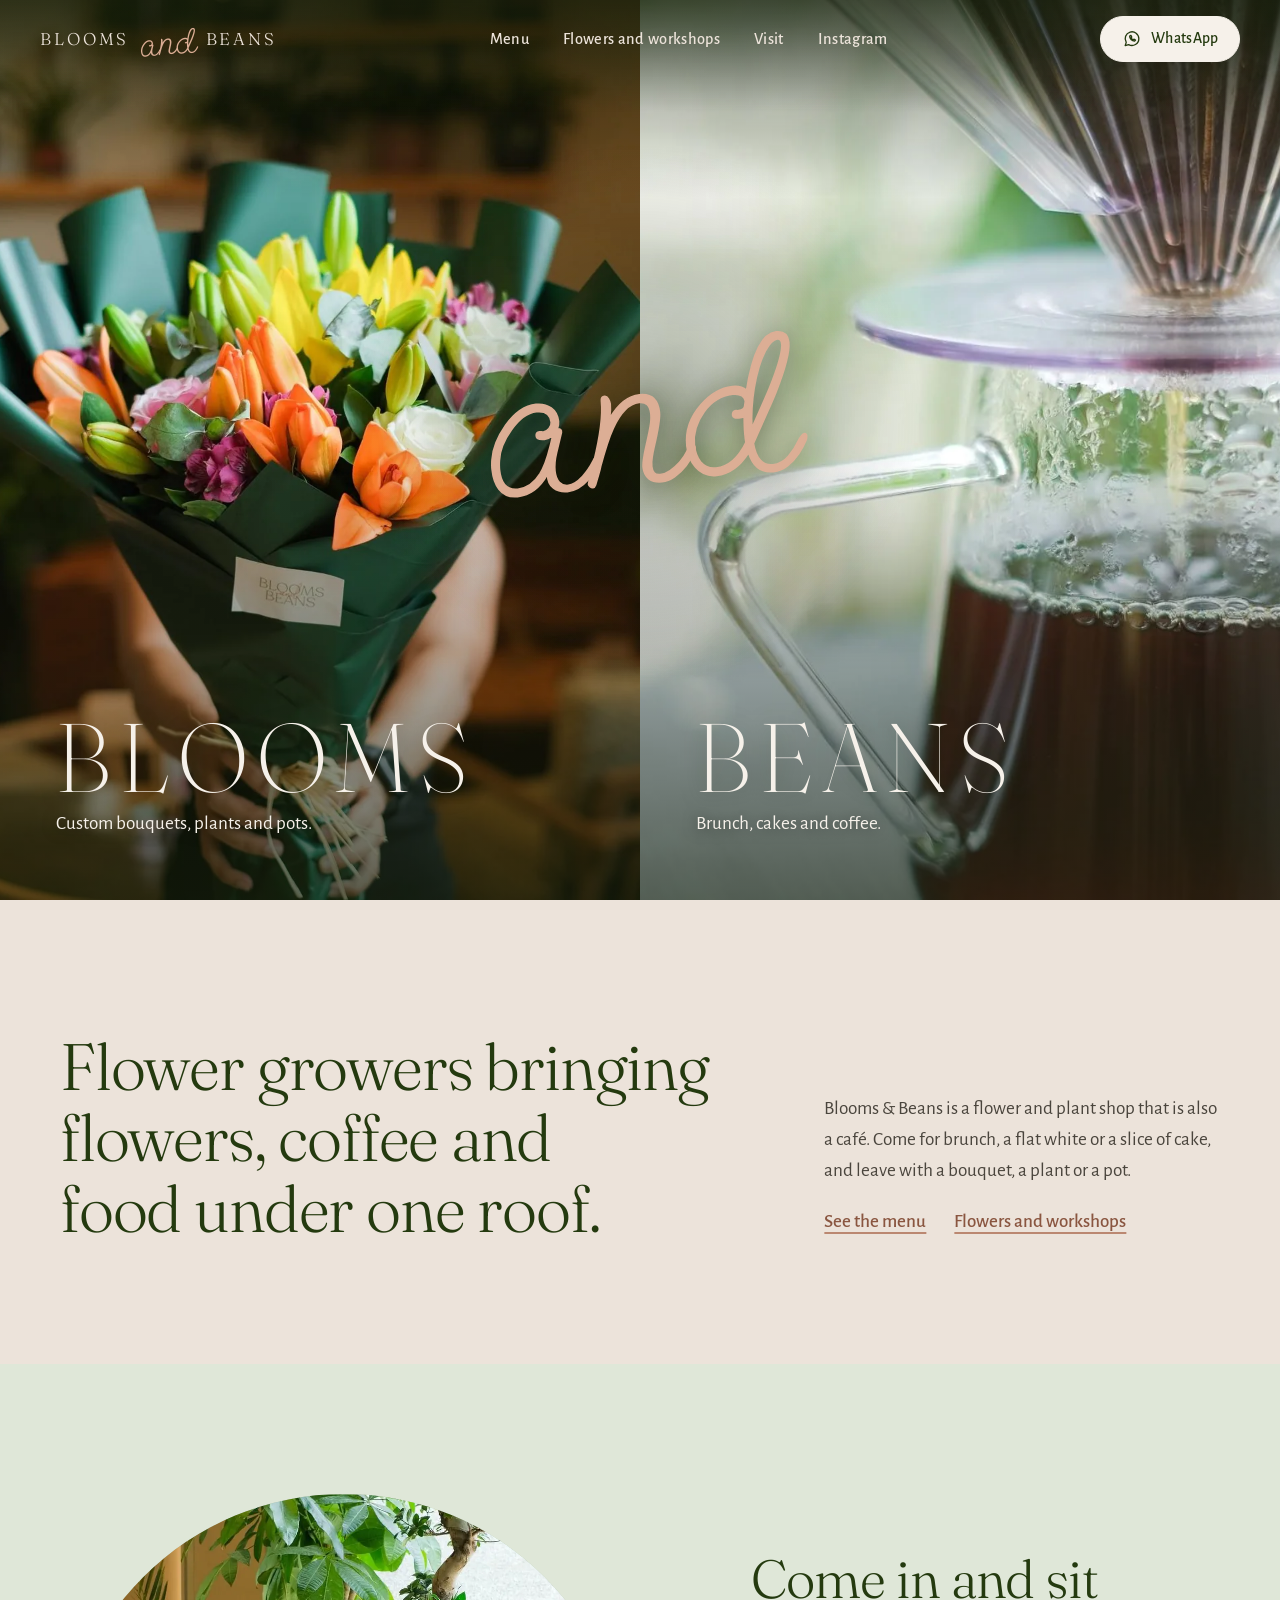
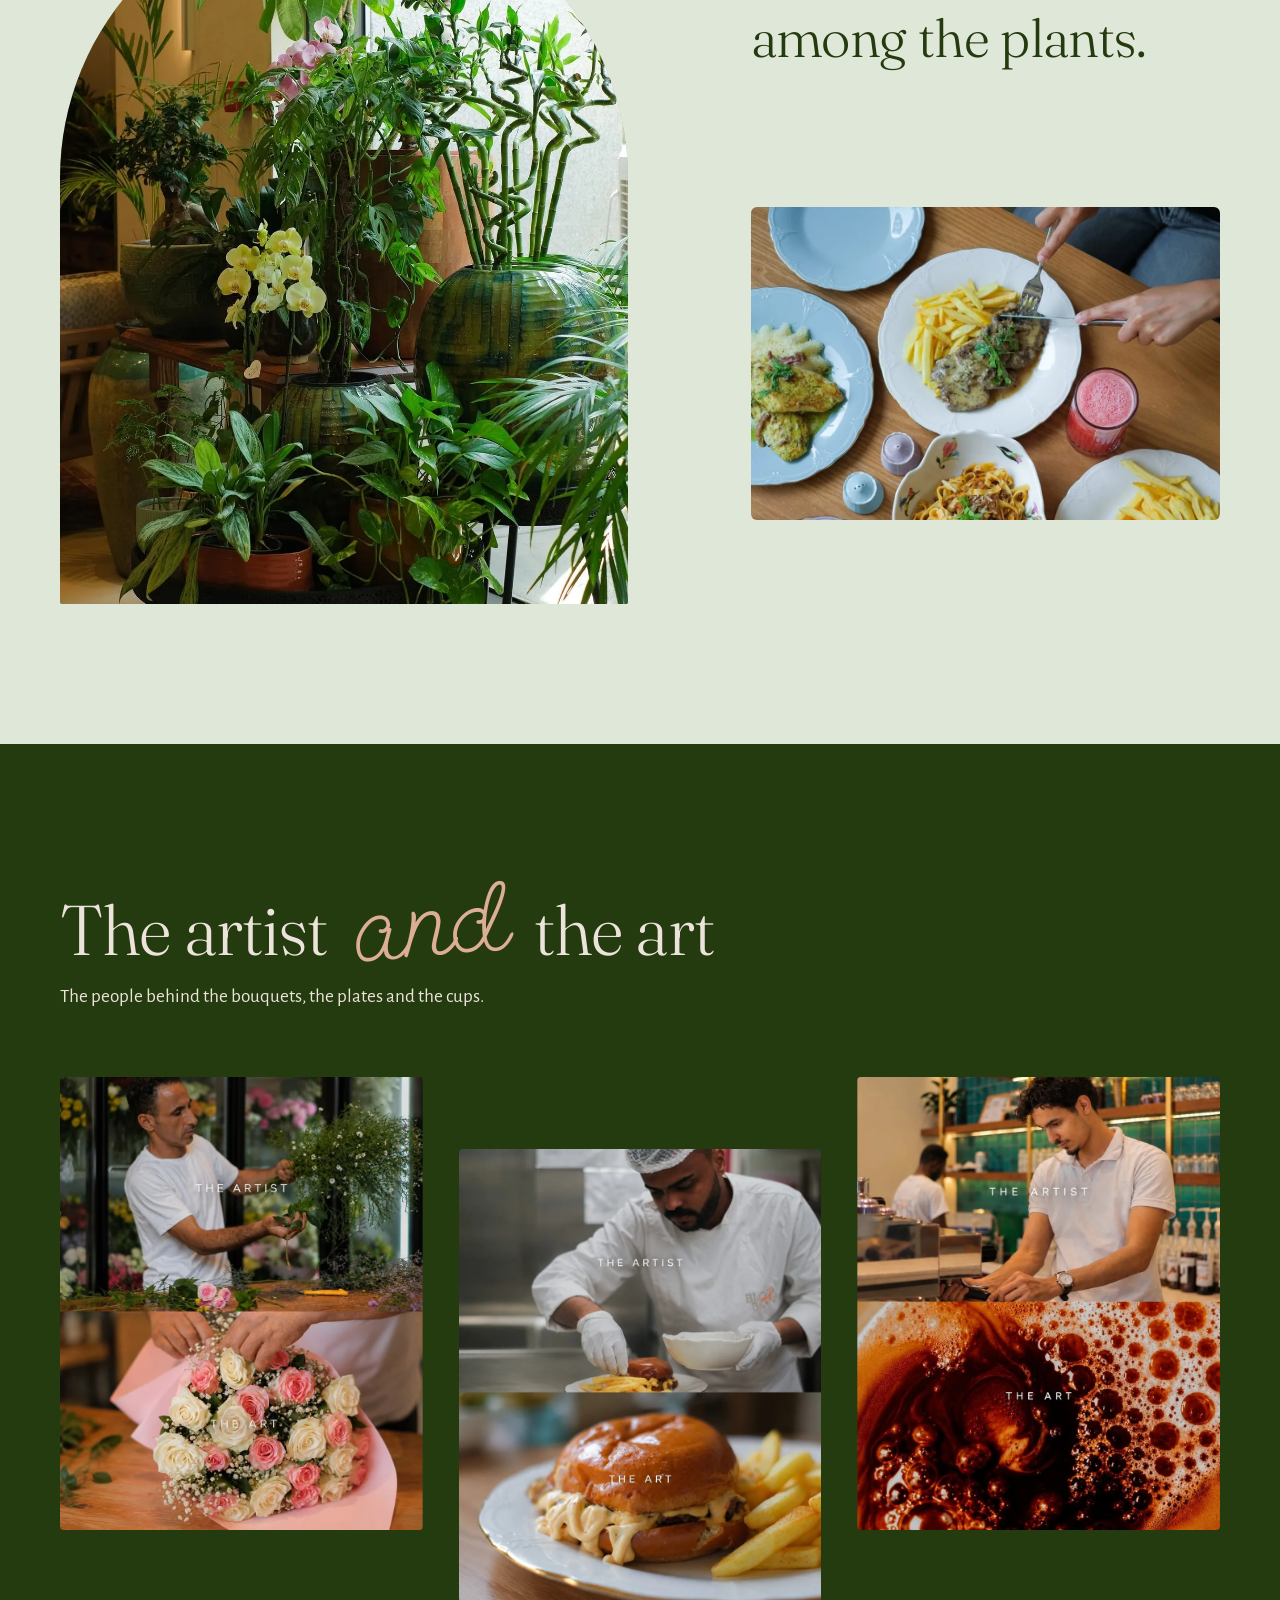
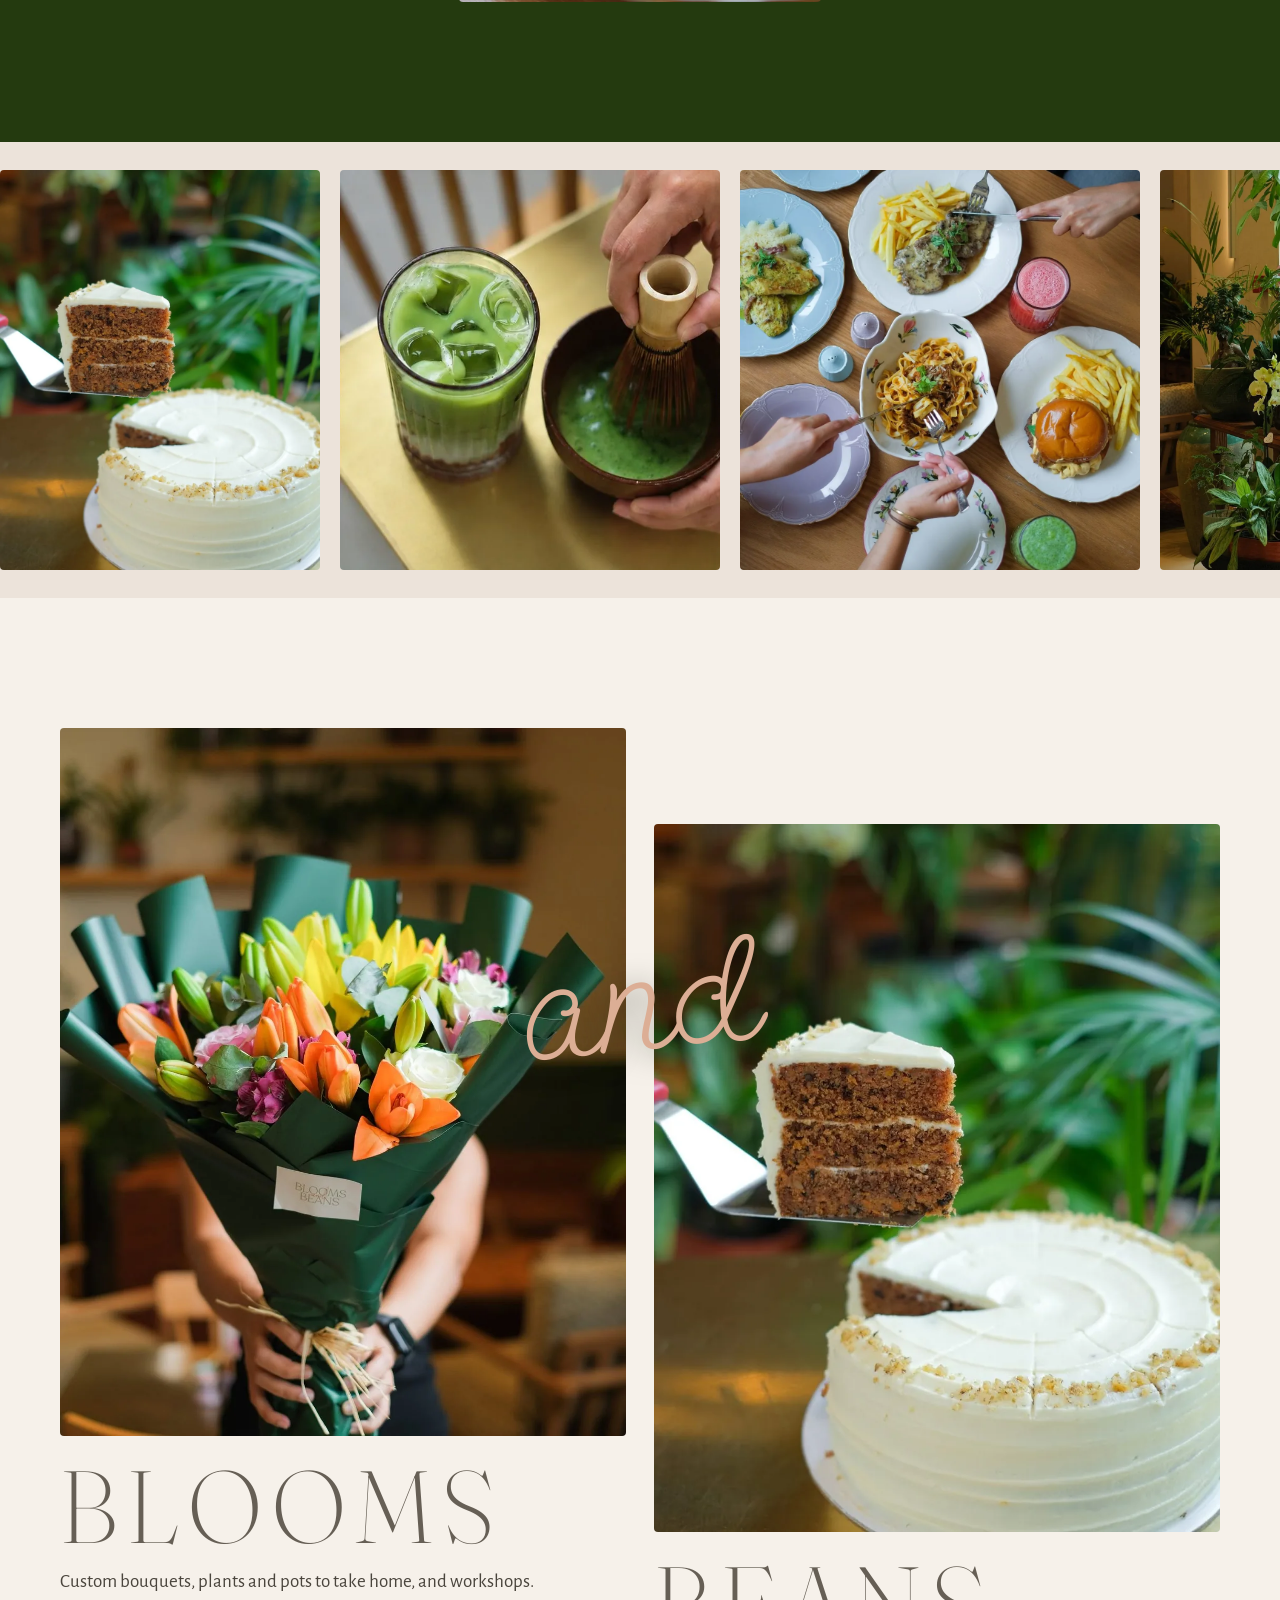
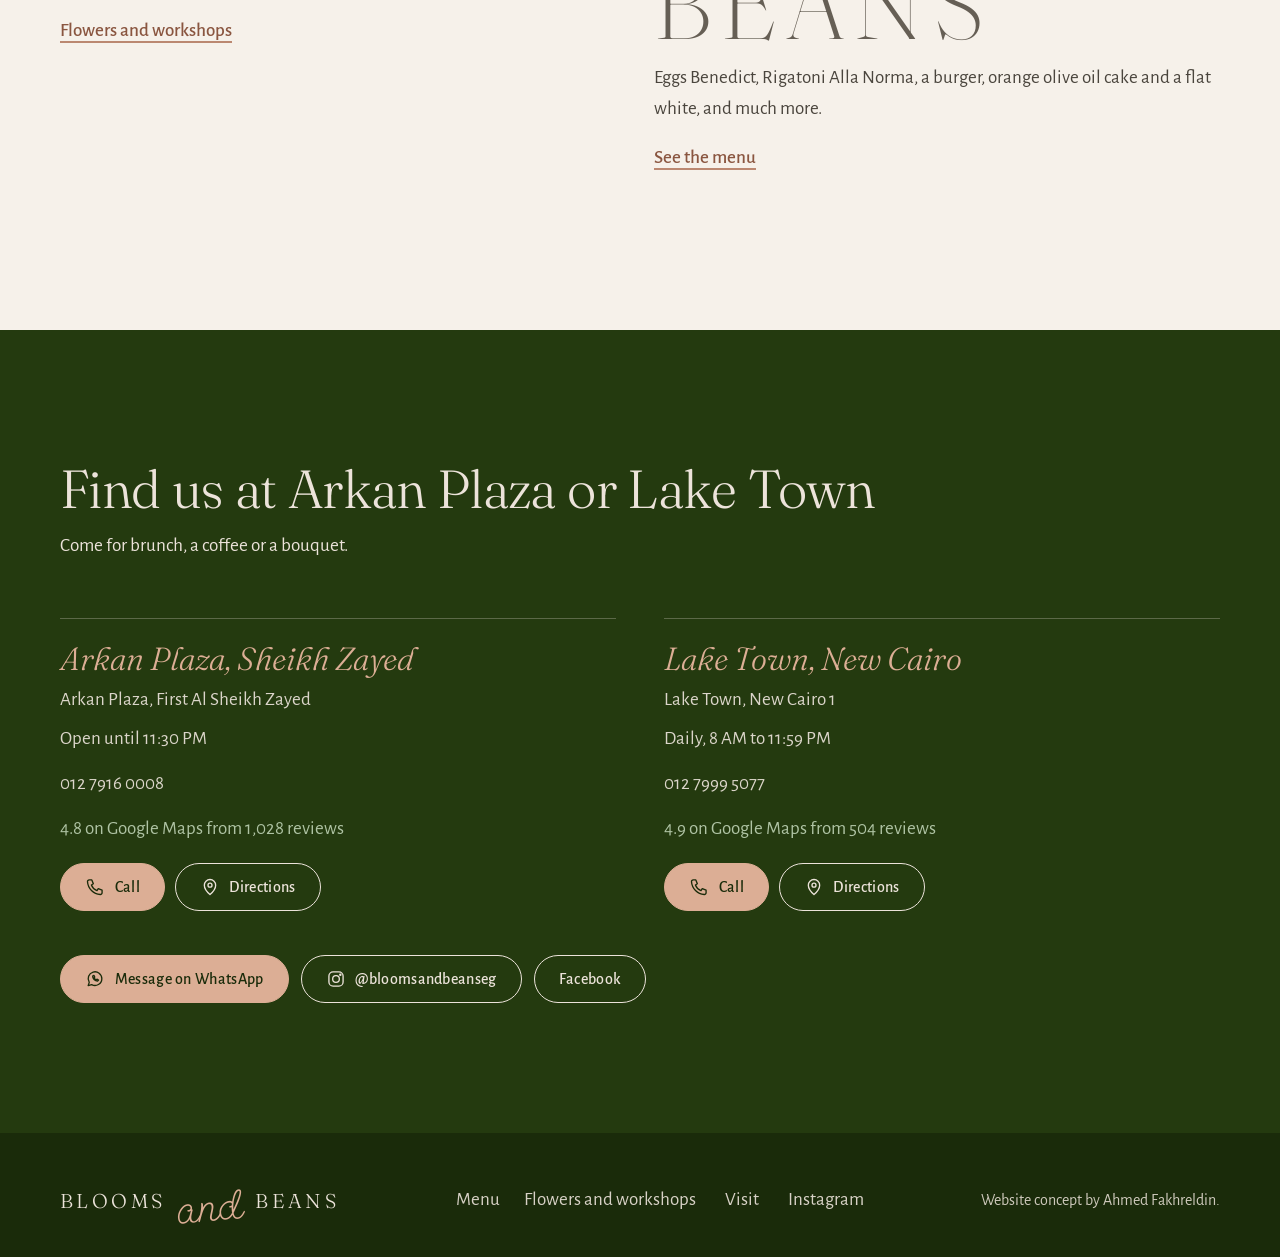
<file: index.html>
<!doctype html>
<html lang="en">
<head>
<meta charset="utf-8">
<meta name="viewport" content="width=device-width, initial-scale=1">
<title>Blooms &amp; Beans | Flowers, coffee and food under one roof</title>
<meta name="description" content="Blooms &amp; Beans is a flower shop and café with two branches: Arkan Plaza in Sheikh Zayed and Lake Town in New Cairo. Flowers, coffee and food under one roof.">
<meta name="theme-color" content="#ece3da">
<meta property="og:type" content="website">
<meta property="og:site_name" content="Blooms &amp; Beans">
<meta property="og:title" content="Blooms &amp; Beans | Flowers, coffee and food under one roof">
<meta property="og:description" content="Blooms &amp; Beans is a flower shop and café with two branches: Arkan Plaza in Sheikh Zayed and Lake Town in New Cairo. Flowers, coffee and food under one roof.">
<meta property="og:image" content="https://ahmedfakhr1.github.io/bloomsandbeans-preview/img/og.jpg">
<meta property="og:image:width" content="1200">
<meta property="og:image:height" content="630">
<meta name="twitter:card" content="summary_large_image">
<link rel="icon" type="image/png" sizes="32x32" href="img/icon-32.png">
<link rel="apple-touch-icon" href="img/icon-180.png">
<link rel="preload" href="fonts/fraunces-normal-200-500.woff2" as="font" type="font/woff2" crossorigin>
<link rel="preload" href="fonts/sendflowers-normal-400.woff2" as="font" type="font/woff2" crossorigin>
<link rel="stylesheet" href="fonts.css">
<link rel="stylesheet" href="site.css">
<script>document.documentElement.classList.add('js')</script>
<script type="application/ld+json">[{"@context": "https://schema.org", "@type": "CafeOrCoffeeShop", "name": "Blooms & Beans, Arkan Plaza", "description": "Flower growers bringing flowers, coffee and food under one roof.", "sameAs": ["https://www.instagram.com/bloomsandbeanseg/", "https://www.facebook.com/bloomsandbeanseg"], "telephone": "+201279160008", "address": {"@type": "PostalAddress", "streetAddress": "Arkan Plaza, First Al Sheikh Zayed", "addressLocality": "Sheikh Zayed City", "addressCountry": "EG"}}, {"@context": "https://schema.org", "@type": "CafeOrCoffeeShop", "name": "Blooms & Beans, Lake Town", "description": "Flower growers bringing flowers, coffee and food under one roof.", "sameAs": ["https://www.instagram.com/bloomsandbeanseg/", "https://www.facebook.com/bloomsandbeanseg"], "telephone": "+201279995077", "address": {"@type": "PostalAddress", "streetAddress": "Lake Town, New Cairo 1", "addressLocality": "New Cairo", "addressCountry": "EG"}, "openingHoursSpecification": {"@type": "OpeningHoursSpecification", "dayOfWeek": ["Monday", "Tuesday", "Wednesday", "Thursday", "Friday", "Saturday", "Sunday"], "opens": "08:00", "closes": "23:59"}}]</script>
</head>
<body class="p-home"><a class="skip" href="#main">Skip to content</a>
<header class="hdr"><div class="in">
  <a class="brand" href="index.html" aria-label="Blooms and Beans, home"><span class="wm" aria-hidden="true"><b>Blooms</b><i aria-hidden="true">and</i><b>Beans</b></span></a>
  <nav class="nav" aria-label="Main"><a href="menu.html">Menu</a><a href="menu.html#flowers">Flowers and workshops</a><a href="index.html#visit">Visit</a><a href="https://www.instagram.com/bloomsandbeanseg/" target="_blank" rel="noopener">Instagram</a></nav>
  <div class="acts">
    <a class="btn btn-line hcta" href="https://wa.me/201279160008" target="_blank" rel="noopener"><svg class="i" viewBox="0 0 24 24" aria-hidden="true" focusable="false"><path d="M20.2 11.6a8.2 8.2 0 0 1-12.2 7.1L3.8 20l1.3-4A8.2 8.2 0 1 1 20.2 11.6z"/><path d="M9.2 8.6c-.2 2.7 2.8 5.8 5.9 6l1.1-1.4-1.9-1-1 .8c-1-.4-2-1.4-2.4-2.4l.8-1-1-1.9z"/></svg>WhatsApp</a>
    <button class="burger" type="button" aria-expanded="false" aria-controls="mnav" aria-label="Open menu"><span></span><span></span><span></span></button>
  </div>
</div></header>
<nav id="mnav" class="drawer on-dark" aria-label="Mobile">
  <a class="dl" href="menu.html">Menu</a>
  <a class="dl" href="menu.html#flowers">Flowers and workshops</a>
  <a class="dl" href="index.html#visit">Visit</a>
  <div class="dcta">
    <a class="btn btn-fill" href="https://wa.me/201279160008" target="_blank" rel="noopener"><svg class="i" viewBox="0 0 24 24" aria-hidden="true" focusable="false"><path d="M20.2 11.6a8.2 8.2 0 0 1-12.2 7.1L3.8 20l1.3-4A8.2 8.2 0 1 1 20.2 11.6z"/><path d="M9.2 8.6c-.2 2.7 2.8 5.8 5.9 6l1.1-1.4-1.9-1-1 .8c-1-.4-2-1.4-2.4-2.4l.8-1-1-1.9z"/></svg>Message on WhatsApp</a>
    <a class="btn btn-line" href="https://www.instagram.com/bloomsandbeanseg/" target="_blank" rel="noopener"><svg class="i" viewBox="0 0 24 24" aria-hidden="true" focusable="false"><rect x="3.5" y="3.5" width="17" height="17" rx="5"/><circle cx="12" cy="12" r="4"/><circle cx="17.2" cy="6.8" r=".7" fill="currentColor"/></svg>@bloomsandbeanseg</a>
  </div>
  <p class="dnote">Arkan Plaza, Sheikh Zayed, and Lake Town, New Cairo.</p>
</nav>
<main id="main">
<section class="hero" aria-labelledby="h1">
  <h1 class="sr" id="h1">Blooms and Beans: flowers, coffee and food under one roof</h1>
  <div class="pane pane-a"><img src="img/bouquet.webp" width="1080" height="1350" alt="A bouquet of lilies, roses and alstroemeria in dark green wrap, held up in front of the café shelves" class="slide on" fetchpriority="high"><img src="img/plants.webp" width="1080" height="1350" alt="Orchids, lucky bamboo and leafy plants in glazed pots by a sunny window" class="slide"></div>
  <div class="pane pane-b"><img src="img/pourover.webp" width="870" height="1088" alt="Coffee dripping through a pour-over cone into a glass server"></div>
  <div class="hero-ov">
    <div class="col"><span class="word display" aria-hidden="true">Blooms</span><p class="sub">Custom bouquets, plants and pots.</p></div>
    <div class="col"><span class="word display" aria-hidden="true">Beans</span><p class="sub">Brunch, cakes and coffee.</p></div>
  </div>
  <span class="hero-and" aria-hidden="true">and</span>
</section>

<section class="statement" aria-labelledby="st-t">
  <div class="wrap">
    <h2 class="big rv" id="st-t">Flower growers bringing flowers, coffee and food under one roof.</h2>
    <div class="side rv d1">
      <p class="lede">Blooms &amp; Beans is a flower and plant shop that is also a café. Come for brunch, a flat white or a slice of cake, and leave with a bouquet, a plant or a pot.</p>
      <div class="links"><a class="tlink" href="menu.html">See the menu</a><a class="tlink" href="menu.html#flowers">Flowers and workshops</a></div>
    </div>
  </div>
</section>

<section class="room" aria-labelledby="room-t">
  <div class="wrap">
    <div class="arch ph-a rv-c"><img src="img/plants.webp" width="1080" height="1350" alt="Orchids, lucky bamboo and leafy plants in glazed pots by a sunny window" loading="lazy"></div>
    <div class="copy rv d1">
      <h2 id="room-t">Come in and sit among the plants.</h2>
    </div>
    <div class="ph-b rv-c d2"><img src="img/brunch.webp" width="1080" height="1350" alt="Overhead view of a wooden table with pasta, a burger, steak and fries on flowered plates, and two cold drinks" loading="lazy"></div>
  </div>
</section>

<section class="artists on-dark" aria-labelledby="art-t">
  <div class="wrap hd rv">
    <h2 id="art-t">The artist <span class="and">and</span> the art</h2>
    <p class="lede">The people behind the bouquets, the plates and the cups.</p>
  </div>
  <div class="pairs">
      <figure class="pair rv-c d1"><div class="ph"><img src="img/florist.webp" width="900" height="1123" alt="The florist arranging greenery at the flower counter, above a bouquet of pink and white roses" loading="lazy"></div></figure>
      <figure class="pair rv-c d2"><div class="ph"><img src="img/chef.webp" width="900" height="1124" alt="The chef plating fries beside a burger, above a close view of the finished burger" loading="lazy"></div></figure>
      <figure class="pair rv-c d3"><div class="ph"><img src="img/barista.webp" width="900" height="1123" alt="A barista pulling a shot at the espresso machine, above a close view of espresso crema" loading="lazy"></div></figure>
  </div>
</section>

<section class="band" aria-label="Photos from Blooms &amp; Beans">
  <div class="track"><figure style="aspect-ratio:4/5"><img src="img/cake.webp" width="900" height="1125" alt="A slice of carrot cake lifted from the whole cake, with plants behind" loading="lazy"></figure><figure style="aspect-ratio:19/20"><img src="img/matcha.webp" width="627" height="790" alt="An iced matcha latte beside a bowl of matcha being whisked" loading="lazy"></figure><figure style="aspect-ratio:1/1"><img src="img/brunch.webp" width="1080" height="1350" alt="Overhead view of a wooden table with pasta, a burger, steak and fries on flowered plates, and two cold drinks" loading="lazy"></figure><figure style="aspect-ratio:4/5"><img src="img/plants.webp" width="1080" height="1350" alt="Orchids, lucky bamboo and leafy plants in glazed pots by a sunny window" loading="lazy"></figure><figure style="aspect-ratio:3/4"><img src="img/pourover.webp" width="870" height="1088" alt="Coffee dripping through a pour-over cone into a glass server" loading="lazy"></figure><figure style="aspect-ratio:1/1"><img src="img/bouquet.webp" width="1080" height="1350" alt="A bouquet of lilies, roses and alstroemeria in dark green wrap, held up in front of the café shelves" loading="lazy"></figure><figure style="aspect-ratio:4/5" aria-hidden="true"><img src="img/cake.webp" width="900" height="1125" alt="A slice of carrot cake lifted from the whole cake, with plants behind" loading="lazy"></figure><figure style="aspect-ratio:19/20" aria-hidden="true"><img src="img/matcha.webp" width="627" height="790" alt="An iced matcha latte beside a bowl of matcha being whisked" loading="lazy"></figure><figure style="aspect-ratio:1/1" aria-hidden="true"><img src="img/brunch.webp" width="1080" height="1350" alt="Overhead view of a wooden table with pasta, a burger, steak and fries on flowered plates, and two cold drinks" loading="lazy"></figure><figure style="aspect-ratio:4/5" aria-hidden="true"><img src="img/plants.webp" width="1080" height="1350" alt="Orchids, lucky bamboo and leafy plants in glazed pots by a sunny window" loading="lazy"></figure><figure style="aspect-ratio:3/4" aria-hidden="true"><img src="img/pourover.webp" width="870" height="1088" alt="Coffee dripping through a pour-over cone into a glass server" loading="lazy"></figure><figure style="aspect-ratio:1/1" aria-hidden="true"><img src="img/bouquet.webp" width="1080" height="1350" alt="A bouquet of lilies, roses and alstroemeria in dark green wrap, held up in front of the café shelves" loading="lazy"></figure></div>
</section>

<section class="halves" aria-labelledby="half-t">
  <div class="wrap">
    <h2 class="sr" id="half-t">Blooms and Beans</h2>
    <article class="half rv">
      <div class="ph"><img src="img/bouquet.webp" width="1080" height="1350" alt="A bouquet of lilies, roses and alstroemeria in dark green wrap, held up in front of the café shelves" class="zoom" loading="lazy"></div>
      <p class="display">Blooms</p>
      <p>Custom bouquets, plants and pots to take home, and workshops.</p>
      <a class="tlink" href="menu.html#flowers">Flowers and workshops</a>
    </article>
    <span class="and mid" aria-hidden="true">and</span>
    <article class="half rv d1">
      <div class="ph"><img src="img/cake.webp" width="900" height="1125" alt="A slice of carrot cake lifted from the whole cake, with plants behind" class="zoom2" loading="lazy"></div>
      <p class="display">Beans</p>
      <p>Eggs Benedict, Rigatoni Alla Norma, a burger, orange olive oil cake and a flat white, and much more.</p>
      <a class="tlink" href="menu.html">See the menu</a>
    </article>
  </div>
</section>

<section class="visit on-dark" id="visit" aria-labelledby="visit-t">
  <div class="wrap">
    <div class="hd rv"><h2 id="visit-t">Find us at Arkan Plaza or Lake Town</h2><p class="lede">Come for brunch, a coffee or a bouquet.</p></div>
    <div class="branches">
    <article class="branch rv">
      <h3>Arkan Plaza, Sheikh Zayed</h3>
      <p class="ln">Arkan Plaza, First Al Sheikh Zayed</p>
      <p class="ln">Open until 11:30 PM</p>
      <p class="ln"><a href="tel:+201279160008">012 7916 0008</a></p>
      <p class="ln rate">4.8 on Google Maps from 1,028 reviews</p>
      <div class="row">
        <a class="btn btn-fill" href="tel:+201279160008"><svg class="i" viewBox="0 0 24 24" aria-hidden="true" focusable="false"><path d="M5 3.5h3.2l1.8 4.6-2.3 1.5a11 11 0 0 0 6.7 6.7l1.5-2.3 4.6 1.8V19a2 2 0 0 1-2.2 2A16.5 16.5 0 0 1 3 5.7 2 2 0 0 1 5 3.5z"/></svg>Call</a>
        <a class="btn btn-line" href="https://www.google.com/maps/search/?api=1&query=Blooms+%26+Beans+Arkan+Plaza+Sheikh+Zayed" target="_blank" rel="noopener"><svg class="i" viewBox="0 0 24 24" aria-hidden="true" focusable="false"><path d="M12 21s-6.8-5.9-6.8-11.2a6.8 6.8 0 0 1 13.6 0C18.8 15.1 12 21 12 21z"/><circle cx="12" cy="9.8" r="2.4"/></svg>Directions</a>
      </div>
    </article>
    <article class="branch rv">
      <h3>Lake Town, New Cairo</h3>
      <p class="ln">Lake Town, New Cairo 1</p>
      <p class="ln">Daily, 8 AM to 11:59 PM</p>
      <p class="ln"><a href="tel:+201279995077">012 7999 5077</a></p>
      <p class="ln rate">4.9 on Google Maps from 504 reviews</p>
      <div class="row">
        <a class="btn btn-fill" href="tel:+201279995077"><svg class="i" viewBox="0 0 24 24" aria-hidden="true" focusable="false"><path d="M5 3.5h3.2l1.8 4.6-2.3 1.5a11 11 0 0 0 6.7 6.7l1.5-2.3 4.6 1.8V19a2 2 0 0 1-2.2 2A16.5 16.5 0 0 1 3 5.7 2 2 0 0 1 5 3.5z"/></svg>Call</a>
        <a class="btn btn-line" href="https://www.google.com/maps/search/?api=1&query=Blooms+%26+Beans+Lake+Town+New+Cairo" target="_blank" rel="noopener"><svg class="i" viewBox="0 0 24 24" aria-hidden="true" focusable="false"><path d="M12 21s-6.8-5.9-6.8-11.2a6.8 6.8 0 0 1 13.6 0C18.8 15.1 12 21 12 21z"/><circle cx="12" cy="9.8" r="2.4"/></svg>Directions</a>
      </div>
    </article>
    </div>
    <div class="social rv">
      <a class="btn btn-fill" href="https://wa.me/201279160008" target="_blank" rel="noopener"><svg class="i" viewBox="0 0 24 24" aria-hidden="true" focusable="false"><path d="M20.2 11.6a8.2 8.2 0 0 1-12.2 7.1L3.8 20l1.3-4A8.2 8.2 0 1 1 20.2 11.6z"/><path d="M9.2 8.6c-.2 2.7 2.8 5.8 5.9 6l1.1-1.4-1.9-1-1 .8c-1-.4-2-1.4-2.4-2.4l.8-1-1-1.9z"/></svg>Message on WhatsApp</a>
      <a class="btn btn-line" href="https://www.instagram.com/bloomsandbeanseg/" target="_blank" rel="noopener"><svg class="i" viewBox="0 0 24 24" aria-hidden="true" focusable="false"><rect x="3.5" y="3.5" width="17" height="17" rx="5"/><circle cx="12" cy="12" r="4"/><circle cx="17.2" cy="6.8" r=".7" fill="currentColor"/></svg>@bloomsandbeanseg</a>
      <a class="btn btn-line" href="https://www.facebook.com/bloomsandbeanseg" target="_blank" rel="noopener">Facebook</a>
    </div>
  </div>
</section>
</main>
<nav class="bar" aria-label="Quick actions">
  <a href="#visit" data-sheet="call"><svg class="i" viewBox="0 0 24 24" aria-hidden="true" focusable="false"><path d="M5 3.5h3.2l1.8 4.6-2.3 1.5a11 11 0 0 0 6.7 6.7l1.5-2.3 4.6 1.8V19a2 2 0 0 1-2.2 2A16.5 16.5 0 0 1 3 5.7 2 2 0 0 1 5 3.5z"/></svg><span>Call</span></a>
  <a href="https://wa.me/201279160008" target="_blank" rel="noopener"><svg class="i" viewBox="0 0 24 24" aria-hidden="true" focusable="false"><path d="M20.2 11.6a8.2 8.2 0 0 1-12.2 7.1L3.8 20l1.3-4A8.2 8.2 0 1 1 20.2 11.6z"/><path d="M9.2 8.6c-.2 2.7 2.8 5.8 5.9 6l1.1-1.4-1.9-1-1 .8c-1-.4-2-1.4-2.4-2.4l.8-1-1-1.9z"/></svg><span>WhatsApp</span></a>
  <a href="#visit" data-sheet="directions"><svg class="i" viewBox="0 0 24 24" aria-hidden="true" focusable="false"><path d="M12 21s-6.8-5.9-6.8-11.2a6.8 6.8 0 0 1 13.6 0C18.8 15.1 12 21 12 21z"/><circle cx="12" cy="9.8" r="2.4"/></svg><span>Directions</span></a>
  <a href="https://www.instagram.com/bloomsandbeanseg/" target="_blank" rel="noopener"><svg class="i" viewBox="0 0 24 24" aria-hidden="true" focusable="false"><rect x="3.5" y="3.5" width="17" height="17" rx="5"/><circle cx="12" cy="12" r="4"/><circle cx="17.2" cy="6.8" r=".7" fill="currentColor"/></svg><span>Instagram</span></a>
</nav>
<div id="sheet" class="sheet" role="dialog" aria-modal="true" aria-labelledby="sheet-t">
  <div class="bd" data-close></div>
  <div class="pn"><h2 id="sheet-t">Call a branch</h2><div class="opts"></div><button class="x" type="button" data-close aria-label="Close"><svg class="i" viewBox="0 0 24 24" aria-hidden="true" focusable="false"><path d="M6 6l12 12M18 6L6 18"/></svg></button></div>
</div>
<script type="application/json" id="branches">{"branches": [{"name": "Arkan Plaza, Sheikh Zayed", "area": "Arkan Plaza, First Al Sheikh Zayed", "tel": "+201279160008", "telTxt": "012 7916 0008", "maps": "https://www.google.com/maps/search/?api=1&query=Blooms+%26+Beans+Arkan+Plaza+Sheikh+Zayed"}, {"name": "Lake Town, New Cairo", "area": "Lake Town, New Cairo 1", "tel": "+201279995077", "telTxt": "012 7999 5077", "maps": "https://www.google.com/maps/search/?api=1&query=Blooms+%26+Beans+Lake+Town+New+Cairo"}]}</script><footer class="ftr"><div class="wrap">
  <a class="brand" href="index.html" aria-label="Blooms and Beans, home"><span class="wm" aria-hidden="true"><b>Blooms</b><i aria-hidden="true">and</i><b>Beans</b></span></a>
  <nav aria-label="Footer"><a href="menu.html">Menu</a><a href="menu.html#flowers">Flowers and workshops</a><a href="index.html#visit">Visit</a><a href="https://www.instagram.com/bloomsandbeanseg/" target="_blank" rel="noopener">Instagram</a></nav>
  <p class="cr">Website concept by Ahmed Fakhreldin.</p>
</div></footer>
<script src="app.js" defer></script>
</body>
</html>
</file>
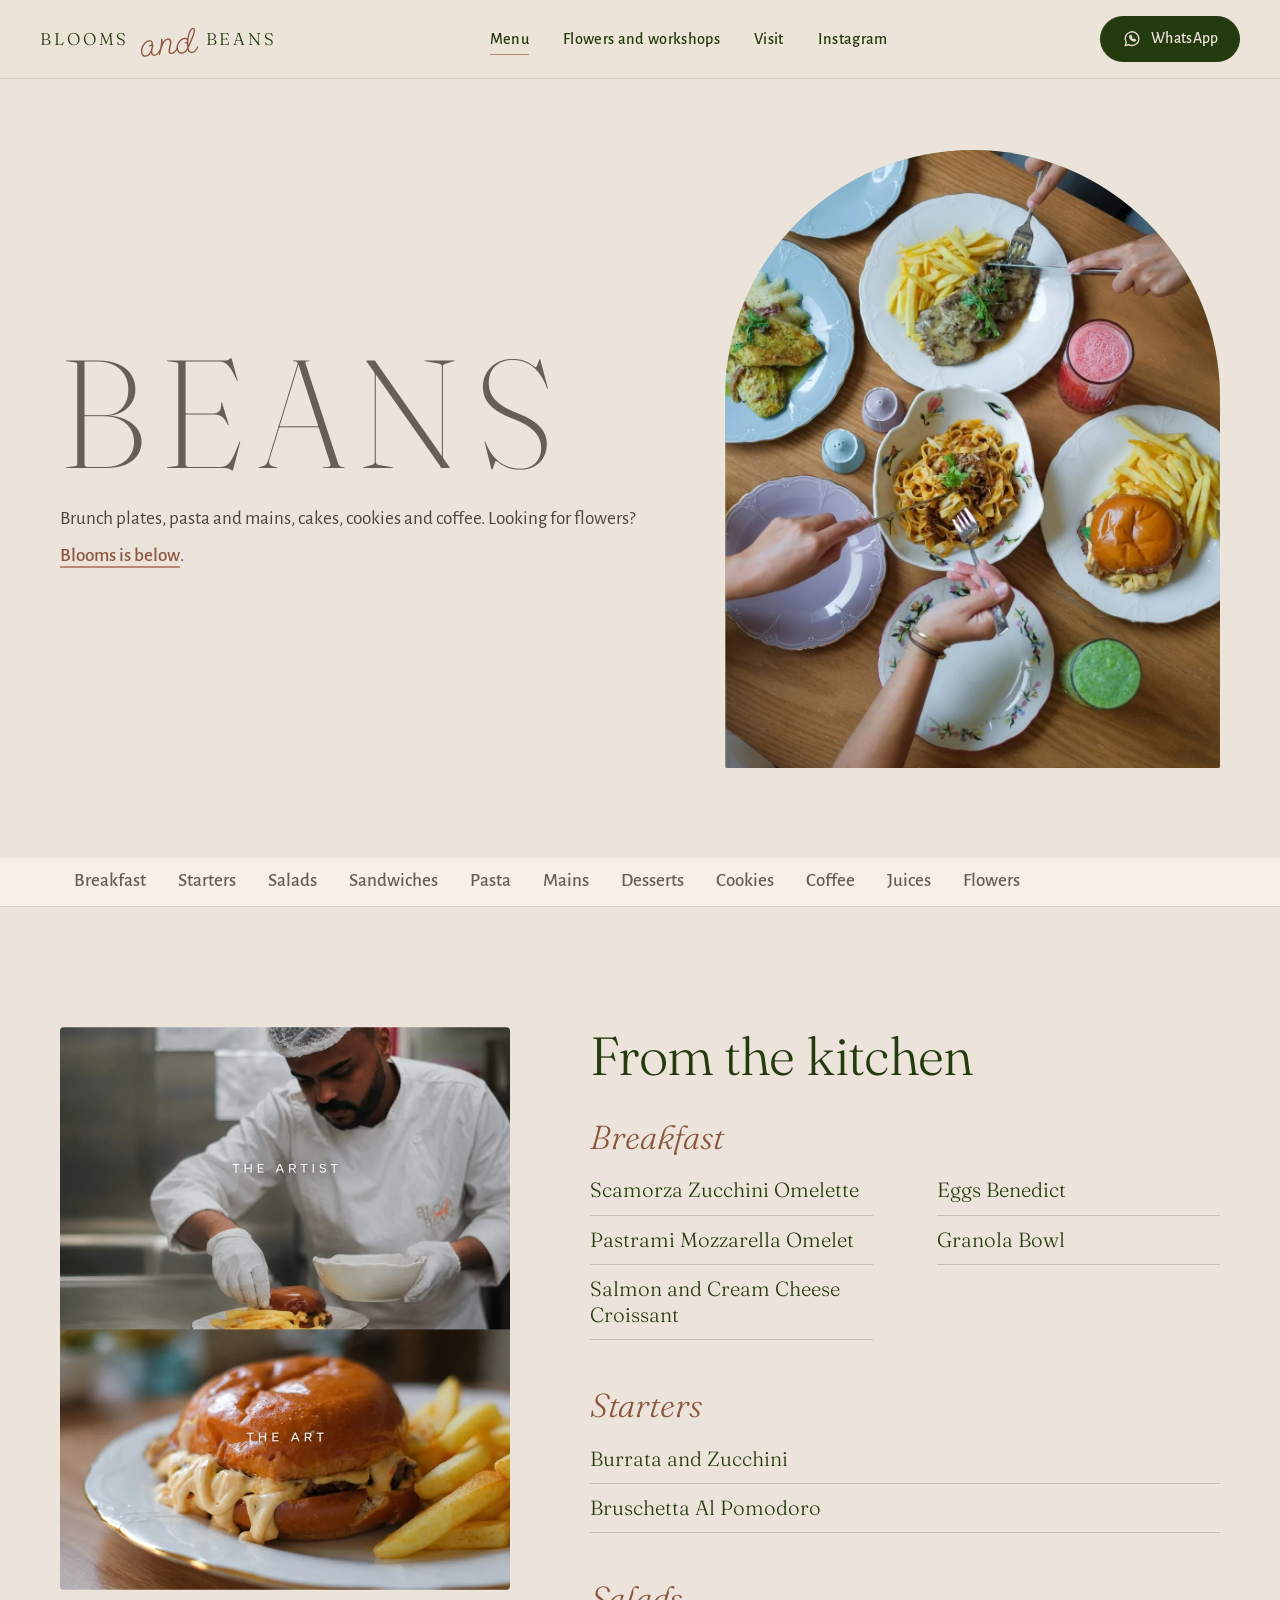
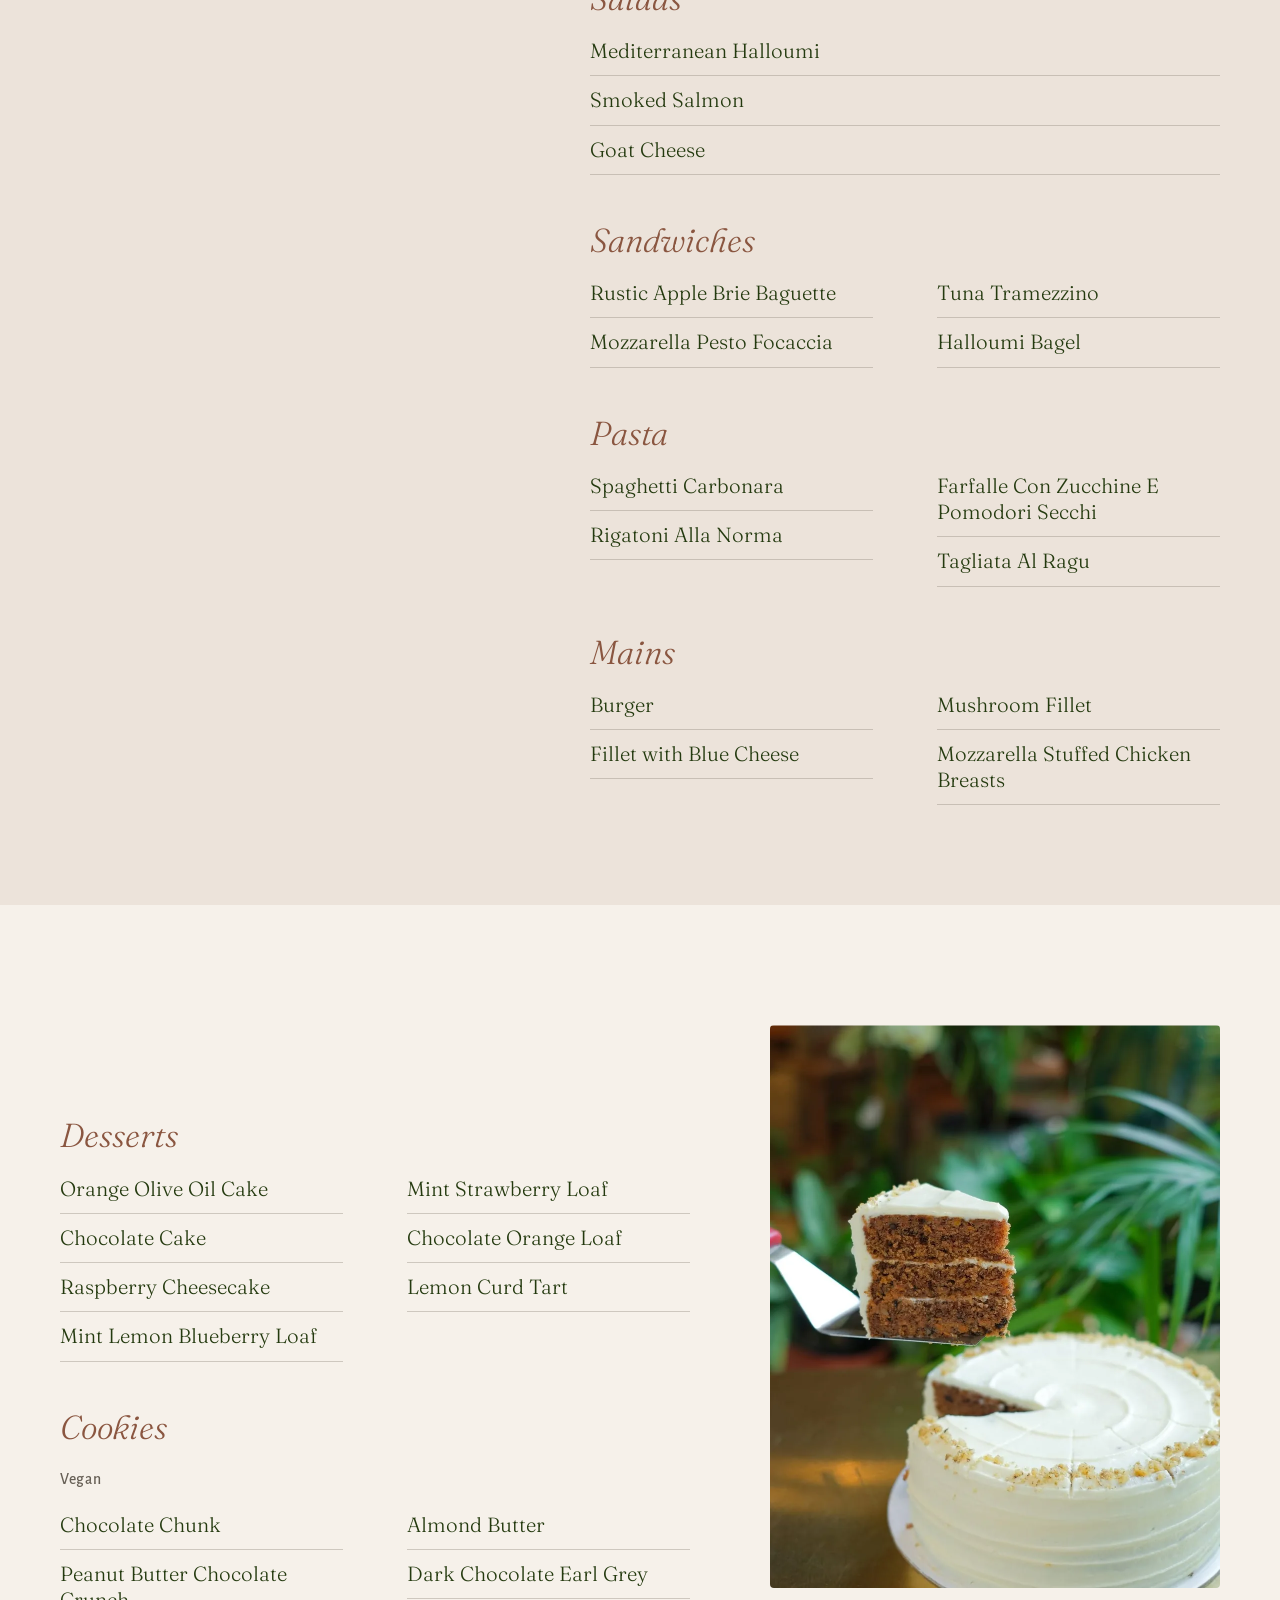
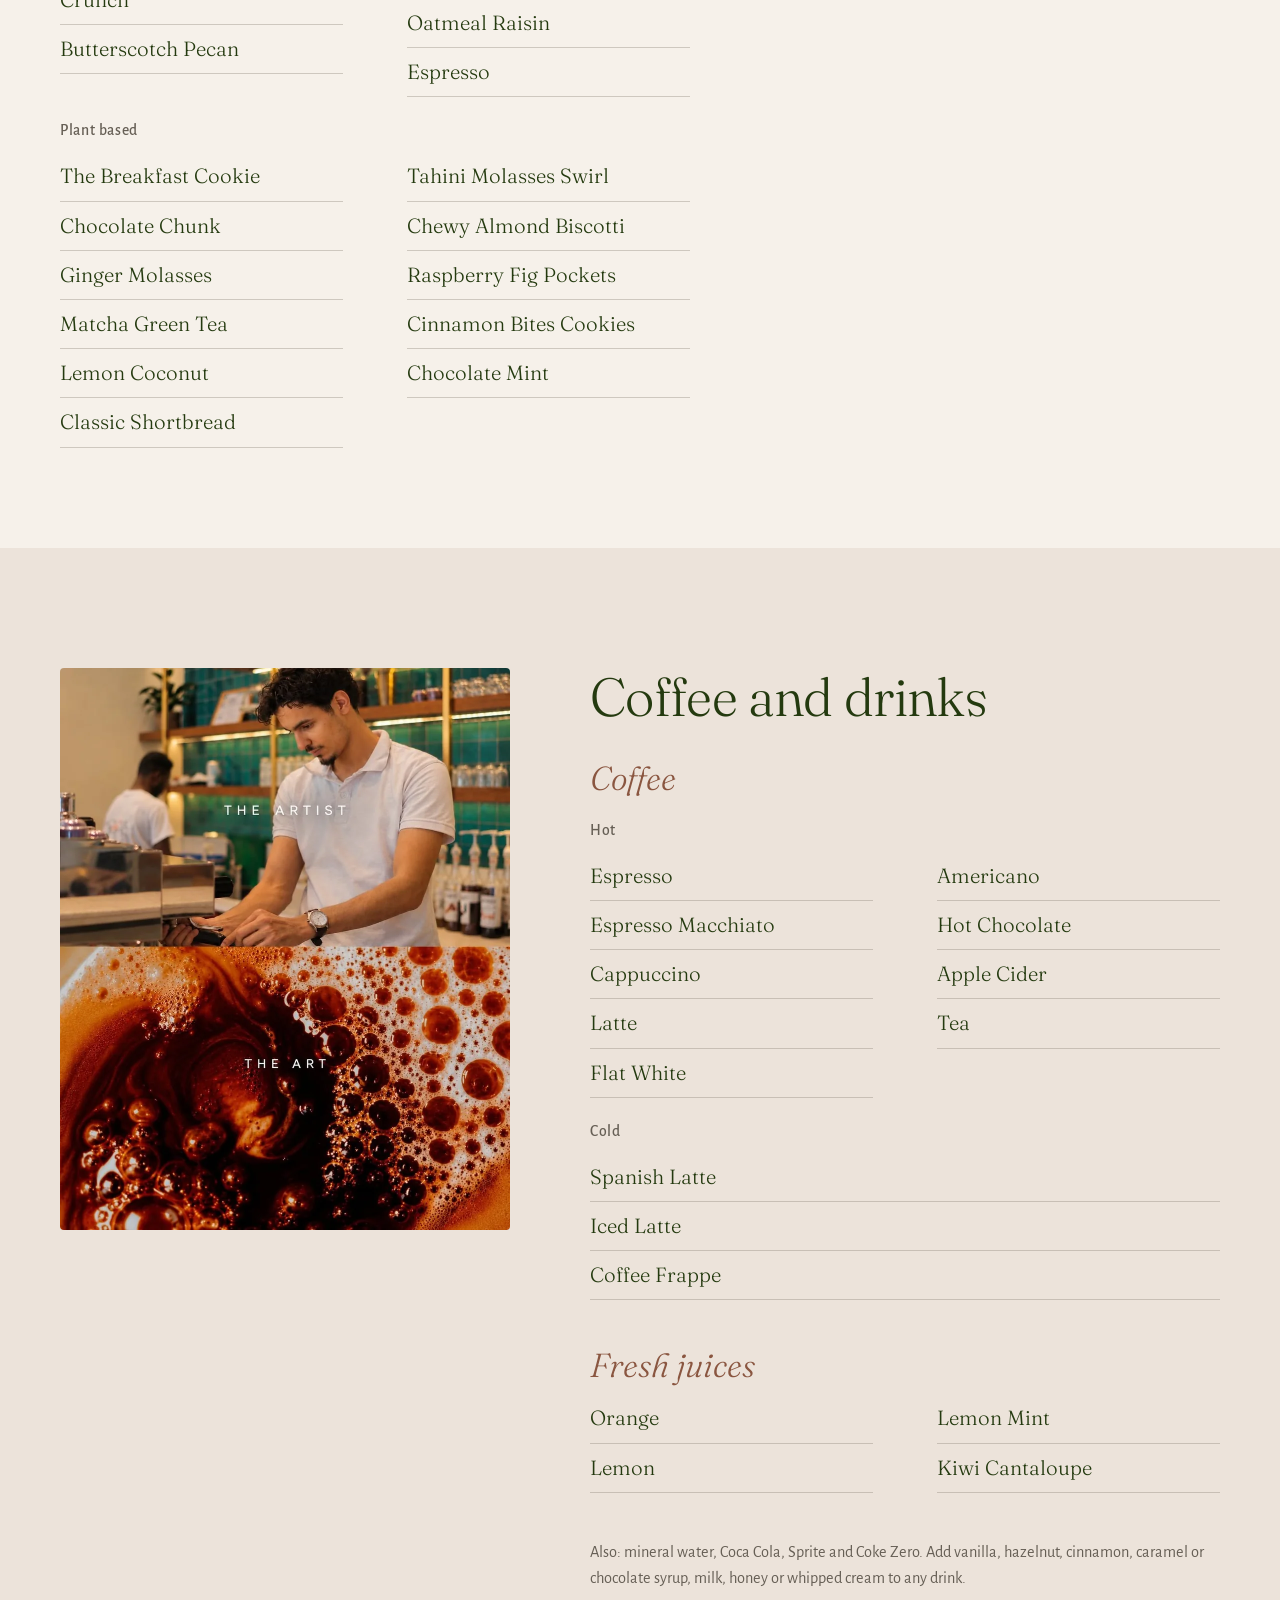
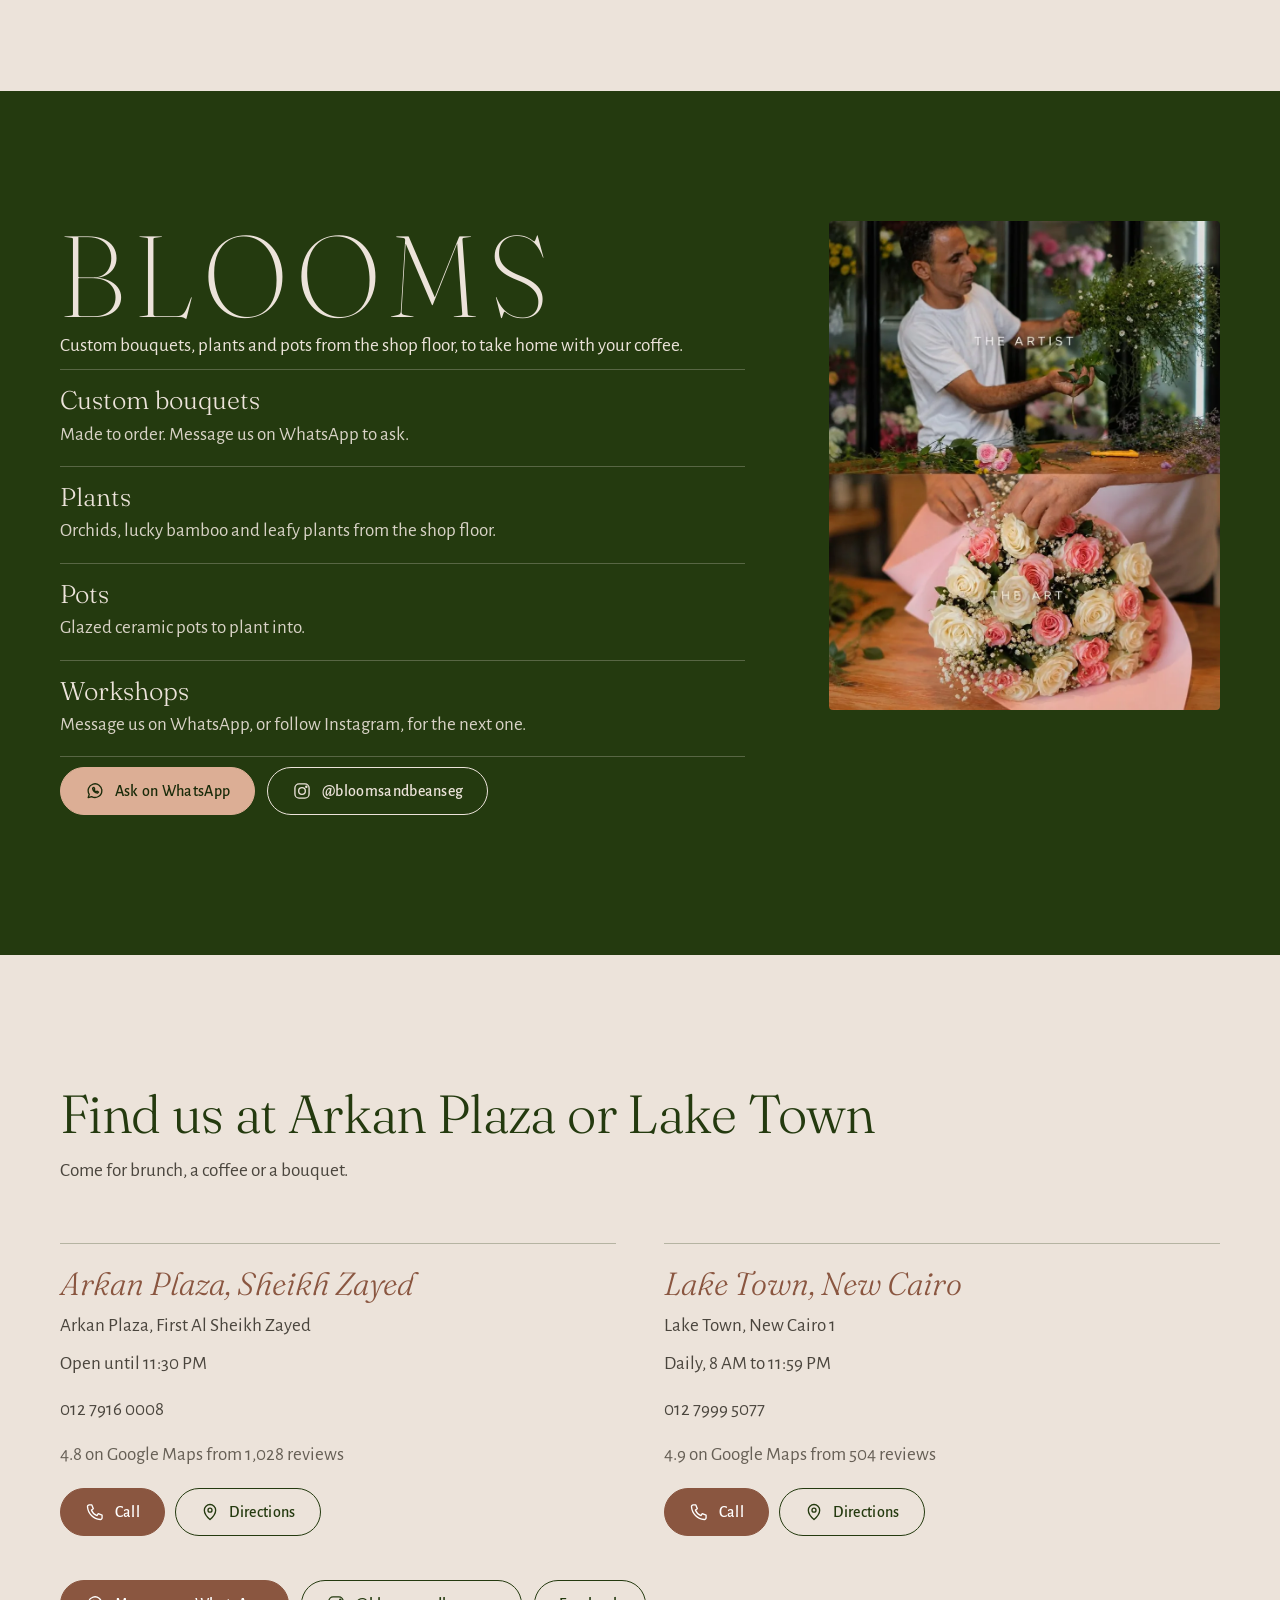
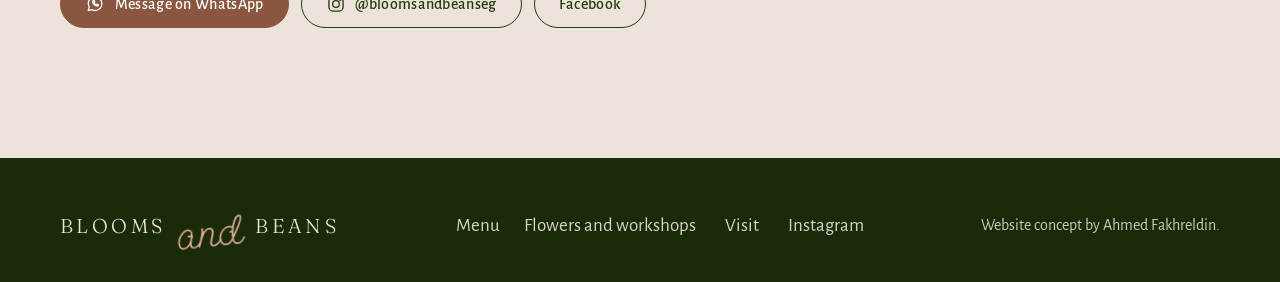
<file: menu.html>
<!doctype html>
<html lang="en">
<head>
<meta charset="utf-8">
<meta name="viewport" content="width=device-width, initial-scale=1">
<title>Menu and flowers | Blooms &amp; Beans</title>
<meta name="description" content="The Blooms &amp; Beans menu: breakfast, salads, sandwiches, pasta, mains, desserts, cookies and coffee, plus custom bouquets, plants, pots and workshops.">
<meta name="theme-color" content="#ece3da">
<meta property="og:type" content="website">
<meta property="og:site_name" content="Blooms &amp; Beans">
<meta property="og:title" content="Menu and flowers | Blooms &amp; Beans">
<meta property="og:description" content="The Blooms &amp; Beans menu: breakfast, salads, sandwiches, pasta, mains, desserts, cookies and coffee, plus custom bouquets, plants, pots and workshops.">
<meta property="og:image" content="https://ahmedfakhr1.github.io/bloomsandbeans-preview/img/og.jpg">
<meta property="og:image:width" content="1200">
<meta property="og:image:height" content="630">
<meta name="twitter:card" content="summary_large_image">
<link rel="icon" type="image/png" sizes="32x32" href="img/icon-32.png">
<link rel="apple-touch-icon" href="img/icon-180.png">
<link rel="preload" href="fonts/fraunces-normal-200-500.woff2" as="font" type="font/woff2" crossorigin>
<link rel="preload" href="fonts/sendflowers-normal-400.woff2" as="font" type="font/woff2" crossorigin>
<link rel="stylesheet" href="fonts.css">
<link rel="stylesheet" href="site.css">
<script>document.documentElement.classList.add('js')</script>
<script type="application/ld+json">[{"@context": "https://schema.org", "@type": "CafeOrCoffeeShop", "name": "Blooms & Beans, Arkan Plaza", "description": "Flower growers bringing flowers, coffee and food under one roof.", "sameAs": ["https://www.instagram.com/bloomsandbeanseg/", "https://www.facebook.com/bloomsandbeanseg"], "telephone": "+201279160008", "address": {"@type": "PostalAddress", "streetAddress": "Arkan Plaza, First Al Sheikh Zayed", "addressLocality": "Sheikh Zayed City", "addressCountry": "EG"}}, {"@context": "https://schema.org", "@type": "CafeOrCoffeeShop", "name": "Blooms & Beans, Lake Town", "description": "Flower growers bringing flowers, coffee and food under one roof.", "sameAs": ["https://www.instagram.com/bloomsandbeanseg/", "https://www.facebook.com/bloomsandbeanseg"], "telephone": "+201279995077", "address": {"@type": "PostalAddress", "streetAddress": "Lake Town, New Cairo 1", "addressLocality": "New Cairo", "addressCountry": "EG"}, "openingHoursSpecification": {"@type": "OpeningHoursSpecification", "dayOfWeek": ["Monday", "Tuesday", "Wednesday", "Thursday", "Friday", "Saturday", "Sunday"], "opens": "08:00", "closes": "23:59"}}]</script>
</head>
<body class="p-menu"><a class="skip" href="#main">Skip to content</a>
<header class="hdr"><div class="in">
  <a class="brand" href="index.html" aria-label="Blooms and Beans, home"><span class="wm" aria-hidden="true"><b>Blooms</b><i aria-hidden="true">and</i><b>Beans</b></span></a>
  <nav class="nav" aria-label="Main"><a href="menu.html" aria-current="page">Menu</a><a href="menu.html#flowers">Flowers and workshops</a><a href="index.html#visit">Visit</a><a href="https://www.instagram.com/bloomsandbeanseg/" target="_blank" rel="noopener">Instagram</a></nav>
  <div class="acts">
    <a class="btn btn-line hcta" href="https://wa.me/201279160008" target="_blank" rel="noopener"><svg class="i" viewBox="0 0 24 24" aria-hidden="true" focusable="false"><path d="M20.2 11.6a8.2 8.2 0 0 1-12.2 7.1L3.8 20l1.3-4A8.2 8.2 0 1 1 20.2 11.6z"/><path d="M9.2 8.6c-.2 2.7 2.8 5.8 5.9 6l1.1-1.4-1.9-1-1 .8c-1-.4-2-1.4-2.4-2.4l.8-1-1-1.9z"/></svg>WhatsApp</a>
    <button class="burger" type="button" aria-expanded="false" aria-controls="mnav" aria-label="Open menu"><span></span><span></span><span></span></button>
  </div>
</div></header>
<nav id="mnav" class="drawer on-dark" aria-label="Mobile">
  <a class="dl" href="menu.html">Menu</a>
  <a class="dl" href="menu.html#flowers">Flowers and workshops</a>
  <a class="dl" href="index.html#visit">Visit</a>
  <div class="dcta">
    <a class="btn btn-fill" href="https://wa.me/201279160008" target="_blank" rel="noopener"><svg class="i" viewBox="0 0 24 24" aria-hidden="true" focusable="false"><path d="M20.2 11.6a8.2 8.2 0 0 1-12.2 7.1L3.8 20l1.3-4A8.2 8.2 0 1 1 20.2 11.6z"/><path d="M9.2 8.6c-.2 2.7 2.8 5.8 5.9 6l1.1-1.4-1.9-1-1 .8c-1-.4-2-1.4-2.4-2.4l.8-1-1-1.9z"/></svg>Message on WhatsApp</a>
    <a class="btn btn-line" href="https://www.instagram.com/bloomsandbeanseg/" target="_blank" rel="noopener"><svg class="i" viewBox="0 0 24 24" aria-hidden="true" focusable="false"><rect x="3.5" y="3.5" width="17" height="17" rx="5"/><circle cx="12" cy="12" r="4"/><circle cx="17.2" cy="6.8" r=".7" fill="currentColor"/></svg>@bloomsandbeanseg</a>
  </div>
  <p class="dnote">Arkan Plaza, Sheikh Zayed, and Lake Town, New Cairo.</p>
</nav>
<main id="main">
<section class="mhero" aria-labelledby="h1">
  <div class="wrap">
    <div class="copy">
      <h1 id="h1"><span class="display">Beans</span><span class="sr"> menu: breakfast, pasta, cakes and coffee</span></h1>
      <p class="lede">Brunch plates, pasta and mains, cakes, cookies and coffee. Looking for flowers? <a class="tlink" href="#flowers">Blooms is below</a>.</p>
    </div>
    <div class="arch ph rv-c"><img src="img/brunch.webp" width="1080" height="1350" alt="Overhead view of a wooden table with pasta, a burger, steak and fries on flowered plates, and two cold drinks"></div>
  </div>
</section>
<nav class="chips" aria-label="Menu sections"><div class="scroll"><a href="#breakfast">Breakfast</a><a href="#starters">Starters</a><a href="#salads">Salads</a><a href="#sandwiches">Sandwiches</a><a href="#pasta">Pasta</a><a href="#mains">Mains</a><a href="#desserts">Desserts</a><a href="#cookies">Cookies</a><a href="#coffee">Coffee</a><a href="#juices">Juices</a><a href="#flowers">Flowers</a></div></nav>
<section class="msec " aria-labelledby="k-t">
  <div class="wrap">
    <figure class="rv-c"><div class="ph"><img src="img/chef.webp" width="900" height="1124" alt="The chef plating fries beside a burger, above a close view of the finished burger" loading="lazy"></div></figure>
    <div class="body"><h2 id="k-t" class="rv">From the kitchen</h2><div class="grp rv" id="breakfast"><h3>Breakfast</h3><ul class="items"><li>Scamorza Zucchini Omelette</li><li>Pastrami Mozzarella Omelet</li><li>Salmon and Cream Cheese Croissant</li><li>Eggs Benedict</li><li>Granola Bowl</li></ul></div><div class="grp rv" id="starters"><h3>Starters</h3><ul class="items one"><li>Burrata and Zucchini</li><li>Bruschetta Al Pomodoro</li></ul></div><div class="grp rv" id="salads"><h3>Salads</h3><ul class="items one"><li>Mediterranean Halloumi</li><li>Smoked Salmon</li><li>Goat Cheese</li></ul></div><div class="grp rv" id="sandwiches"><h3>Sandwiches</h3><ul class="items"><li>Rustic Apple Brie Baguette</li><li>Mozzarella Pesto Focaccia</li><li>Tuna Tramezzino</li><li>Halloumi Bagel</li></ul></div><div class="grp rv" id="pasta"><h3>Pasta</h3><ul class="items"><li>Spaghetti Carbonara</li><li>Rigatoni Alla Norma</li><li>Farfalle Con Zucchine E Pomodori Secchi</li><li>Tagliata Al Ragu</li></ul></div><div class="grp rv" id="mains"><h3>Mains</h3><ul class="items"><li>Burger</li><li>Fillet with Blue Cheese</li><li>Mushroom Fillet</li><li>Mozzarella Stuffed Chicken Breasts</li></ul></div></div>
  </div>
</section>
<section class="msec flip" aria-labelledby="s-t">
  <div class="wrap">
    <figure class="rv-c"><div class="ph"><img src="img/cake.webp" width="900" height="1125" alt="A slice of carrot cake lifted from the whole cake, with plants behind" loading="lazy"></div></figure>
    <div class="body"><h2 id="s-t" class="rv">Something sweet</h2><div class="grp rv" id="desserts"><h3>Desserts</h3><ul class="items"><li>Orange Olive Oil Cake</li><li>Chocolate Cake</li><li>Raspberry Cheesecake</li><li>Mint Lemon Blueberry Loaf</li><li>Mint Strawberry Loaf</li><li>Chocolate Orange Loaf</li><li>Lemon Curd Tart</li></ul></div><div class="grp rv" id="cookies"><h3>Cookies</h3><h4>Vegan</h4><ul class="items"><li>Chocolate Chunk</li><li>Peanut Butter Chocolate Crunch</li><li>Butterscotch Pecan</li><li>Almond Butter</li><li>Dark Chocolate Earl Grey</li><li>Oatmeal Raisin</li><li>Espresso</li></ul><h4>Plant based</h4><ul class="items"><li>The Breakfast Cookie</li><li>Chocolate Chunk</li><li>Ginger Molasses</li><li>Matcha Green Tea</li><li>Lemon Coconut</li><li>Classic Shortbread</li><li>Tahini Molasses Swirl</li><li>Chewy Almond Biscotti</li><li>Raspberry Fig Pockets</li><li>Cinnamon Bites Cookies</li><li>Chocolate Mint</li></ul></div></div>
  </div>
</section>
<section class="msec " aria-labelledby="d-t">
  <div class="wrap">
    <figure class="rv-c"><div class="ph"><img src="img/barista.webp" width="900" height="1123" alt="A barista pulling a shot at the espresso machine, above a close view of espresso crema" loading="lazy"></div></figure>
    <div class="body"><h2 id="d-t" class="rv">Coffee and drinks</h2><div class="grp rv" id="coffee"><h3>Coffee</h3><h4>Hot</h4><ul class="items"><li>Espresso</li><li>Espresso Macchiato</li><li>Cappuccino</li><li>Latte</li><li>Flat White</li><li>Americano</li><li>Hot Chocolate</li><li>Apple Cider</li><li>Tea</li></ul><h4>Cold</h4><ul class="items one"><li>Spanish Latte</li><li>Iced Latte</li><li>Coffee Frappe</li></ul></div><div class="grp rv" id="juices"><h3>Fresh juices</h3><ul class="items"><li>Orange</li><li>Lemon</li><li>Lemon Mint</li><li>Kiwi Cantaloupe</li></ul></div><p class="also rv">Also: mineral water, Coca Cola, Sprite and Coke Zero. Add vanilla, hazelnut, cinnamon, caramel or chocolate syrup, milk, honey or whipped cream to any drink.</p></div>
  </div>
</section>
<section class="flowers on-dark" id="flowers" aria-labelledby="fl-t">
  <div class="wrap">
    <div class="copy">
      <h2 id="fl-t" class="display rv">Blooms</h2>
      <p class="lede rv d1">Custom bouquets, plants and pots from the shop floor, to take home with your coffee.</p>
      <dl class="offers rv d2">
        <div><dt>Custom bouquets</dt><dd>Made to order. Message us on WhatsApp to ask.</dd></div>
        <div><dt>Plants</dt><dd>Orchids, lucky bamboo and leafy plants from the shop floor.</dd></div>
        <div><dt>Pots</dt><dd>Glazed ceramic pots to plant into.</dd></div>
        <div><dt>Workshops</dt><dd>Message us on WhatsApp, or follow Instagram, for the next one.</dd></div>
      </dl>
      <div class="btns rv d3">
        <a class="btn btn-fill" href="https://wa.me/201279160008" target="_blank" rel="noopener"><svg class="i" viewBox="0 0 24 24" aria-hidden="true" focusable="false"><path d="M20.2 11.6a8.2 8.2 0 0 1-12.2 7.1L3.8 20l1.3-4A8.2 8.2 0 1 1 20.2 11.6z"/><path d="M9.2 8.6c-.2 2.7 2.8 5.8 5.9 6l1.1-1.4-1.9-1-1 .8c-1-.4-2-1.4-2.4-2.4l.8-1-1-1.9z"/></svg>Ask on WhatsApp</a>
        <a class="btn btn-line" href="https://www.instagram.com/bloomsandbeanseg/" target="_blank" rel="noopener"><svg class="i" viewBox="0 0 24 24" aria-hidden="true" focusable="false"><rect x="3.5" y="3.5" width="17" height="17" rx="5"/><circle cx="12" cy="12" r="4"/><circle cx="17.2" cy="6.8" r=".7" fill="currentColor"/></svg>@bloomsandbeanseg</a>
      </div>
    </div>
    <figure class="rv-c"><div class="ph"><img src="img/florist.webp" width="900" height="1123" alt="The florist arranging greenery at the flower counter, above a bouquet of pink and white roses" loading="lazy"></div></figure>
  </div>
</section>
<section class="visit light" id="visit" aria-labelledby="visit-t">
  <div class="wrap">
    <div class="hd rv"><h2 id="visit-t">Find us at Arkan Plaza or Lake Town</h2><p class="lede">Come for brunch, a coffee or a bouquet.</p></div>
    <div class="branches">
    <article class="branch rv">
      <h3>Arkan Plaza, Sheikh Zayed</h3>
      <p class="ln">Arkan Plaza, First Al Sheikh Zayed</p>
      <p class="ln">Open until 11:30 PM</p>
      <p class="ln"><a href="tel:+201279160008">012 7916 0008</a></p>
      <p class="ln rate">4.8 on Google Maps from 1,028 reviews</p>
      <div class="row">
        <a class="btn btn-fill" href="tel:+201279160008"><svg class="i" viewBox="0 0 24 24" aria-hidden="true" focusable="false"><path d="M5 3.5h3.2l1.8 4.6-2.3 1.5a11 11 0 0 0 6.7 6.7l1.5-2.3 4.6 1.8V19a2 2 0 0 1-2.2 2A16.5 16.5 0 0 1 3 5.7 2 2 0 0 1 5 3.5z"/></svg>Call</a>
        <a class="btn btn-line" href="https://www.google.com/maps/search/?api=1&query=Blooms+%26+Beans+Arkan+Plaza+Sheikh+Zayed" target="_blank" rel="noopener"><svg class="i" viewBox="0 0 24 24" aria-hidden="true" focusable="false"><path d="M12 21s-6.8-5.9-6.8-11.2a6.8 6.8 0 0 1 13.6 0C18.8 15.1 12 21 12 21z"/><circle cx="12" cy="9.8" r="2.4"/></svg>Directions</a>
      </div>
    </article>
    <article class="branch rv">
      <h3>Lake Town, New Cairo</h3>
      <p class="ln">Lake Town, New Cairo 1</p>
      <p class="ln">Daily, 8 AM to 11:59 PM</p>
      <p class="ln"><a href="tel:+201279995077">012 7999 5077</a></p>
      <p class="ln rate">4.9 on Google Maps from 504 reviews</p>
      <div class="row">
        <a class="btn btn-fill" href="tel:+201279995077"><svg class="i" viewBox="0 0 24 24" aria-hidden="true" focusable="false"><path d="M5 3.5h3.2l1.8 4.6-2.3 1.5a11 11 0 0 0 6.7 6.7l1.5-2.3 4.6 1.8V19a2 2 0 0 1-2.2 2A16.5 16.5 0 0 1 3 5.7 2 2 0 0 1 5 3.5z"/></svg>Call</a>
        <a class="btn btn-line" href="https://www.google.com/maps/search/?api=1&query=Blooms+%26+Beans+Lake+Town+New+Cairo" target="_blank" rel="noopener"><svg class="i" viewBox="0 0 24 24" aria-hidden="true" focusable="false"><path d="M12 21s-6.8-5.9-6.8-11.2a6.8 6.8 0 0 1 13.6 0C18.8 15.1 12 21 12 21z"/><circle cx="12" cy="9.8" r="2.4"/></svg>Directions</a>
      </div>
    </article>
    </div>
    <div class="social rv">
      <a class="btn btn-fill" href="https://wa.me/201279160008" target="_blank" rel="noopener"><svg class="i" viewBox="0 0 24 24" aria-hidden="true" focusable="false"><path d="M20.2 11.6a8.2 8.2 0 0 1-12.2 7.1L3.8 20l1.3-4A8.2 8.2 0 1 1 20.2 11.6z"/><path d="M9.2 8.6c-.2 2.7 2.8 5.8 5.9 6l1.1-1.4-1.9-1-1 .8c-1-.4-2-1.4-2.4-2.4l.8-1-1-1.9z"/></svg>Message on WhatsApp</a>
      <a class="btn btn-line" href="https://www.instagram.com/bloomsandbeanseg/" target="_blank" rel="noopener"><svg class="i" viewBox="0 0 24 24" aria-hidden="true" focusable="false"><rect x="3.5" y="3.5" width="17" height="17" rx="5"/><circle cx="12" cy="12" r="4"/><circle cx="17.2" cy="6.8" r=".7" fill="currentColor"/></svg>@bloomsandbeanseg</a>
      <a class="btn btn-line" href="https://www.facebook.com/bloomsandbeanseg" target="_blank" rel="noopener">Facebook</a>
    </div>
  </div>
</section>
</main>
<nav class="bar" aria-label="Quick actions">
  <a href="#visit" data-sheet="call"><svg class="i" viewBox="0 0 24 24" aria-hidden="true" focusable="false"><path d="M5 3.5h3.2l1.8 4.6-2.3 1.5a11 11 0 0 0 6.7 6.7l1.5-2.3 4.6 1.8V19a2 2 0 0 1-2.2 2A16.5 16.5 0 0 1 3 5.7 2 2 0 0 1 5 3.5z"/></svg><span>Call</span></a>
  <a href="https://wa.me/201279160008" target="_blank" rel="noopener"><svg class="i" viewBox="0 0 24 24" aria-hidden="true" focusable="false"><path d="M20.2 11.6a8.2 8.2 0 0 1-12.2 7.1L3.8 20l1.3-4A8.2 8.2 0 1 1 20.2 11.6z"/><path d="M9.2 8.6c-.2 2.7 2.8 5.8 5.9 6l1.1-1.4-1.9-1-1 .8c-1-.4-2-1.4-2.4-2.4l.8-1-1-1.9z"/></svg><span>WhatsApp</span></a>
  <a href="#visit" data-sheet="directions"><svg class="i" viewBox="0 0 24 24" aria-hidden="true" focusable="false"><path d="M12 21s-6.8-5.9-6.8-11.2a6.8 6.8 0 0 1 13.6 0C18.8 15.1 12 21 12 21z"/><circle cx="12" cy="9.8" r="2.4"/></svg><span>Directions</span></a>
  <a href="https://www.instagram.com/bloomsandbeanseg/" target="_blank" rel="noopener"><svg class="i" viewBox="0 0 24 24" aria-hidden="true" focusable="false"><rect x="3.5" y="3.5" width="17" height="17" rx="5"/><circle cx="12" cy="12" r="4"/><circle cx="17.2" cy="6.8" r=".7" fill="currentColor"/></svg><span>Instagram</span></a>
</nav>
<div id="sheet" class="sheet" role="dialog" aria-modal="true" aria-labelledby="sheet-t">
  <div class="bd" data-close></div>
  <div class="pn"><h2 id="sheet-t">Call a branch</h2><div class="opts"></div><button class="x" type="button" data-close aria-label="Close"><svg class="i" viewBox="0 0 24 24" aria-hidden="true" focusable="false"><path d="M6 6l12 12M18 6L6 18"/></svg></button></div>
</div>
<script type="application/json" id="branches">{"branches": [{"name": "Arkan Plaza, Sheikh Zayed", "area": "Arkan Plaza, First Al Sheikh Zayed", "tel": "+201279160008", "telTxt": "012 7916 0008", "maps": "https://www.google.com/maps/search/?api=1&query=Blooms+%26+Beans+Arkan+Plaza+Sheikh+Zayed"}, {"name": "Lake Town, New Cairo", "area": "Lake Town, New Cairo 1", "tel": "+201279995077", "telTxt": "012 7999 5077", "maps": "https://www.google.com/maps/search/?api=1&query=Blooms+%26+Beans+Lake+Town+New+Cairo"}]}</script><footer class="ftr"><div class="wrap">
  <a class="brand" href="index.html" aria-label="Blooms and Beans, home"><span class="wm" aria-hidden="true"><b>Blooms</b><i aria-hidden="true">and</i><b>Beans</b></span></a>
  <nav aria-label="Footer"><a href="menu.html">Menu</a><a href="menu.html#flowers">Flowers and workshops</a><a href="index.html#visit">Visit</a><a href="https://www.instagram.com/bloomsandbeanseg/" target="_blank" rel="noopener">Instagram</a></nav>
  <p class="cr">Website concept by Ahmed Fakhreldin.</p>
</div></footer>
<script src="app.js" defer></script>
</body>
</html>
</file>
<file: fonts.css>
@font-face{font-family:'Fraunces';font-style:italic;font-weight:200 400;font-display:swap;src:url(fonts/fraunces-italic-200-400.woff2) format('woff2');unicode-range:U+0000-00FF, U+0131, U+0152-0153, U+02BB-02BC, U+02C6, U+02DA, U+02DC, U+0304, U+0308, U+0329, U+2000-206F, U+20AC, U+2122, U+2191, U+2193, U+2212, U+2215, U+FEFF, U+FFFD}
@font-face{font-family:'Fraunces';font-style:normal;font-weight:200 500;font-display:swap;src:url(fonts/fraunces-normal-200-500.woff2) format('woff2');unicode-range:U+0000-00FF, U+0131, U+0152-0153, U+02BB-02BC, U+02C6, U+02DA, U+02DC, U+0304, U+0308, U+0329, U+2000-206F, U+20AC, U+2122, U+2191, U+2193, U+2212, U+2215, U+FEFF, U+FFFD}
@font-face{font-family:'Send Flowers';font-style:normal;font-weight:400;font-display:swap;src:url(fonts/sendflowers-normal-400.woff2) format('woff2');unicode-range:U+0000-00FF, U+0131, U+0152-0153, U+02BB-02BC, U+02C6, U+02DA, U+02DC, U+0304, U+0308, U+0329, U+2000-206F, U+20AC, U+2122, U+2191, U+2193, U+2212, U+2215, U+FEFF, U+FFFD}
@font-face{font-family:'Alegreya Sans';font-style:normal;font-weight:300;font-display:swap;src:url(fonts/alegreyasans-normal-300.woff2) format('woff2');unicode-range:U+0000-00FF, U+0131, U+0152-0153, U+02BB-02BC, U+02C6, U+02DA, U+02DC, U+0304, U+0308, U+0329, U+2000-206F, U+20AC, U+2122, U+2191, U+2193, U+2212, U+2215, U+FEFF, U+FFFD}
@font-face{font-family:'Alegreya Sans';font-style:normal;font-weight:400;font-display:swap;src:url(fonts/alegreyasans-normal-400.woff2) format('woff2');unicode-range:U+0000-00FF, U+0131, U+0152-0153, U+02BB-02BC, U+02C6, U+02DA, U+02DC, U+0304, U+0308, U+0329, U+2000-206F, U+20AC, U+2122, U+2191, U+2193, U+2212, U+2215, U+FEFF, U+FFFD}
@font-face{font-family:'Alegreya Sans';font-style:normal;font-weight:500;font-display:swap;src:url(fonts/alegreyasans-normal-500.woff2) format('woff2');unicode-range:U+0000-00FF, U+0131, U+0152-0153, U+02BB-02BC, U+02C6, U+02DA, U+02DC, U+0304, U+0308, U+0329, U+2000-206F, U+20AC, U+2122, U+2191, U+2193, U+2212, U+2215, U+FEFF, U+FFFD}
</file>
<file: site.css>
:root{
  --linen:#ece3da; --paper:#f6f1ea; --mist:#dfe7d8; --sage:#afc3a4; --moss:#5e692e; --leaf:#243a0f; --leaf-d:#1a2b0a;
  --taupe:#8b847a; --taupe-ink:#665f55; --body:#4a453d; --copper:#bb8871; --copper-ink:#8a5640; --copper-lt:#dcae95; --wood:#7c6143;
  --serif:'Fraunces',Georgia,'Times New Roman',serif; --script:'Send Flowers','Segoe Script','Brush Script MT',cursive; --sans:'Alegreya Sans','Segoe UI',system-ui,-apple-system,sans-serif;
  --gut:20px; --max:1240px; --hdr:64px; --bar:64px; --focus:var(--copper-ink);
  --ease:cubic-bezier(.65,0,.25,1);
  color-scheme:light;
}
*,*::before,*::after{box-sizing:border-box}
html{-webkit-text-size-adjust:100%;scroll-behavior:smooth;scroll-padding-top:calc(var(--hdr) + 12px)}
body{margin:0;background:var(--linen);color:var(--body);font:400 18px/1.6 var(--sans);-webkit-font-smoothing:antialiased;text-rendering:optimizeLegibility;overflow-x:hidden}
img{display:block;max-width:100%;height:auto}
a{color:inherit}
h1,h2,h3,h4,p,ul,ol,figure,dl,dd{margin:0}
ul,ol{padding:0;list-style:none}
button{font:inherit;color:inherit;background:none;border:0;padding:0;cursor:pointer}
:focus-visible{outline:2px solid var(--focus);outline-offset:3px;border-radius:3px}
.sr{position:absolute!important;width:1px;height:1px;overflow:hidden;clip:rect(0 0 0 0);white-space:nowrap}
.skip{position:absolute;left:12px;top:-60px;z-index:100;background:var(--leaf);color:var(--linen);padding:12px 18px;border-radius:0 0 8px 8px;text-decoration:none;font-weight:500}
.skip:focus{top:0}
.wrap{width:100%;max-width:var(--max);margin:0 auto;padding-left:var(--gut);padding-right:var(--gut)}

/* type */
.display{font-family:var(--serif);font-weight:200;text-transform:uppercase;letter-spacing:.09em;line-height:.95;font-variation-settings:'opsz' 144}
h2,.h2{font-family:var(--serif);font-weight:300;font-size:clamp(2rem,4.6vw,3.35rem);line-height:1.1;letter-spacing:-.012em;color:var(--leaf);text-wrap:balance}
h3,.h3{font-family:var(--serif);font-style:italic;font-weight:300;font-size:clamp(1.6rem,2.6vw,2.1rem);line-height:1.15;color:var(--copper-ink)}
.lede{font-size:clamp(1.12rem,1.5vw,1.3rem);line-height:1.6;max-width:34em}
p{max-width:36em;text-wrap:pretty}
.and{font-family:var(--script);font-weight:400;font-style:normal;text-transform:none;letter-spacing:0;display:inline-block;line-height:.5;transform:rotate(-5deg);color:var(--copper-ink);font-size:1.55em;margin:0 .06em;padding:.18em .05em}
.on-dark{--focus:var(--copper-lt);color:var(--linen)}
.on-dark h2,.on-dark .h2{color:var(--linen)}
.on-dark h3,.on-dark .h3{color:var(--copper-lt)}
.on-dark .and{color:var(--copper-lt)}
.tlink{font-weight:500;text-decoration:underline;text-decoration-color:var(--copper);text-decoration-thickness:1.5px;text-underline-offset:.28em;color:var(--copper-ink);display:inline-flex;align-items:center;min-height:44px;transition:text-decoration-color .2s,color .2s}
.tlink:hover{text-decoration-color:currentColor}
.on-dark .tlink{color:var(--copper-lt)}

/* buttons */
.btn{display:inline-flex;align-items:center;justify-content:center;gap:.6em;min-height:48px;padding:0 1.5em;border-radius:999px;border:1px solid currentColor;font:500 1rem/1 var(--sans);letter-spacing:.02em;text-decoration:none;transition:background .25s,color .25s,border-color .25s}
.btn svg{width:20px;height:20px;flex:none}
.btn-fill{background:var(--copper-ink);border-color:var(--copper-ink);color:#fff}
.btn-fill:hover{background:var(--leaf);border-color:var(--leaf)}
.btn-line{color:var(--leaf)}
.btn-line:hover{background:var(--leaf);color:var(--linen)}
.on-dark .btn-line{color:var(--linen)}
.on-dark .btn-line:hover{background:var(--linen);color:var(--leaf)}
.on-dark .btn-fill{background:var(--copper-lt);border-color:var(--copper-lt);color:var(--leaf-d)}
.on-dark .btn-fill:hover{background:var(--linen);border-color:var(--linen)}
.i{width:22px;height:22px;flex:none;fill:none;stroke:currentColor;stroke-width:1.6;stroke-linecap:round;stroke-linejoin:round}

/* header */
.hdr{position:fixed;inset:0 0 auto 0;z-index:50;height:var(--hdr);color:var(--linen);--focus:#fff;transition:background .35s,color .35s,box-shadow .35s}
.hdr::before{content:"";position:absolute;inset:0 0 -34px 0;background:linear-gradient(to bottom,rgba(20,30,10,.5),rgba(20,30,10,0));pointer-events:none;transition:opacity .35s}
.hdr.solid::before,.p-menu .hdr::before,.nav-open .hdr::before{opacity:0}
.hdr .in{position:relative;height:100%;padding:0 var(--gut);display:flex;align-items:center;justify-content:space-between;gap:16px;max-width:1600px;margin:0 auto}
.hdr.solid,.p-menu .hdr{background:rgba(236,227,218,.95);color:var(--leaf);box-shadow:0 1px 0 rgba(36,58,15,.14);--focus:var(--copper-ink);-webkit-backdrop-filter:blur(10px);backdrop-filter:blur(10px)}
.nav-open .hdr{background:var(--leaf);color:var(--linen);box-shadow:none;--focus:var(--copper-lt);-webkit-backdrop-filter:none;backdrop-filter:none}
.brand{display:inline-flex;align-items:center;min-height:44px;text-decoration:none}
.wm{display:inline-flex;align-items:center;gap:.55em;font-family:var(--serif);font-weight:300;font-size:14px;line-height:1;letter-spacing:.17em;text-transform:uppercase;white-space:nowrap}
.wm b{font-weight:inherit}
.wm i{font:400 2.3em/.5 var(--script);text-transform:none;letter-spacing:0;color:var(--copper-lt);transform:rotate(-6deg) translateY(.06em);padding:.1em .04em 0 0}
.hdr.solid .wm i,.p-menu .hdr .wm i{color:var(--copper-ink)}
.nav-open .hdr .wm i{color:var(--copper-lt)}
.nav{display:none}
.acts{display:flex;align-items:center;gap:8px}
.hcta{display:none}
.burger{width:48px;height:48px;display:grid;place-items:center;border-radius:50%;position:relative}
.burger span{position:absolute;left:13px;right:13px;height:1.5px;background:currentColor;transition:transform .35s var(--ease),opacity .2s}
.burger span:nth-child(1){top:19px}.burger span:nth-child(2){top:24px}.burger span:nth-child(3){top:29px}
.nav-open .burger span:nth-child(1){transform:translateY(5px) rotate(45deg)}
.nav-open .burger span:nth-child(2){opacity:0}
.nav-open .burger span:nth-child(3){transform:translateY(-5px) rotate(-45deg)}
.drawer{position:fixed;inset:0;z-index:45;background:var(--leaf);color:var(--linen);padding:calc(var(--hdr) + 28px) var(--gut) 40px;display:flex;flex-direction:column;gap:8px;overflow-y:auto;visibility:hidden;opacity:0;transform:translateY(-12px);transition:opacity .3s,transform .4s var(--ease),visibility 0s .4s;--focus:var(--copper-lt)}
.nav-open .drawer{visibility:visible;opacity:1;transform:none;transition:opacity .3s,transform .4s var(--ease),visibility 0s}
.drawer a.dl{font-family:var(--serif);font-weight:300;font-size:2.1rem;line-height:1.1;text-decoration:none;padding:14px 0;border-bottom:1px solid rgba(236,227,218,.18);display:flex;align-items:center;min-height:56px}
.drawer .dcta{margin-top:24px;display:flex;flex-direction:column;gap:12px;align-items:flex-start}
.drawer .dnote{margin-top:auto;padding-top:28px;font-size:1rem;color:rgba(236,227,218,.82)}

/* sticky action bar */
.bar{position:fixed;left:0;right:0;bottom:0;z-index:40;height:calc(var(--bar) + env(safe-area-inset-bottom));padding-bottom:env(safe-area-inset-bottom);background:rgba(246,241,234,.97);border-top:1px solid rgba(36,58,15,.16);display:grid;grid-template-columns:repeat(4,1fr);-webkit-backdrop-filter:blur(10px);backdrop-filter:blur(10px)}
.bar a{display:flex;flex-direction:column;align-items:center;justify-content:center;gap:3px;min-height:var(--bar);color:var(--leaf);text-decoration:none;font-size:.82rem;font-weight:500;letter-spacing:.02em}
.bar a .i{width:22px;height:22px}
.bar a:active{background:var(--mist)}
.nav-open .bar{visibility:hidden}

/* branch sheet */
.sheet{position:fixed;inset:0;z-index:70;visibility:hidden;--focus:var(--copper-lt)}
.sheet .bd{position:absolute;inset:0;background:rgba(20,30,10,.55);opacity:0;transition:opacity .3s}
.sheet .pn{position:absolute;left:0;right:0;bottom:0;background:var(--leaf);color:var(--linen);border-radius:22px 22px 0 0;padding:26px var(--gut) calc(28px + env(safe-area-inset-bottom));transform:translateY(100%);transition:transform .45s var(--ease);max-height:90vh;overflow-y:auto}
.sheet.open{visibility:visible}
.sheet.open .bd{opacity:1}
.sheet.open .pn{transform:none}
.sheet h2{font-size:1.7rem;color:var(--linen);margin-bottom:12px}
.sheet .opts{display:grid;gap:10px}
.sheet .opts a{display:flex;flex-direction:column;justify-content:center;min-height:64px;padding:12px 18px;border:1px solid rgba(236,227,218,.3);border-radius:14px;text-decoration:none;line-height:1.25}
.sheet .opts a b{font:300 1.25rem var(--serif)}
.sheet .opts a span{color:rgba(236,227,218,.85);font-size:.98rem}
.sheet .x{position:absolute;right:10px;top:10px;width:48px;height:48px;display:grid;place-items:center}

/* hero diptych */
.hero{position:relative;height:100svh;min-height:600px;max-height:1100px;background:var(--leaf-d);overflow:hidden;display:grid;grid-template-rows:1fr 1fr}
.pane{position:relative;overflow:hidden;animation:curtain 1.5s var(--ease) both}
.pane+.pane{animation-delay:.22s}
.pane img{position:absolute;inset:0;width:100%;height:100%;object-fit:cover}
.pane::after{content:"";position:absolute;inset:0;background:linear-gradient(to bottom,rgba(20,30,10,.5) 0,rgba(20,30,10,0) 22%,rgba(20,30,10,0) 44%,rgba(20,30,10,.78) 100%);pointer-events:none}
.hero::after{content:"";position:absolute;inset:0;z-index:2;pointer-events:none;background:radial-gradient(ellipse 62% 15% at 50% 50%,rgba(20,30,10,.34),rgba(20,30,10,0))}
.pane-a img{object-position:50% 38%}
.pane-b img{object-position:50% 60%;animation:drift 28s ease-in-out infinite alternate}
.slide{opacity:0;transition:opacity 1.8s ease}
.slide.on{opacity:1}
.pane-a .slide:nth-child(2){object-position:50% 50%}
.hero-ov{position:absolute;inset:0;display:grid;grid-template-rows:1fr 1fr;color:var(--paper);pointer-events:none;z-index:2}
.hero-ov .col{display:flex;flex-direction:column;justify-content:flex-end;padding:0 var(--gut) 20px;animation:rise 1.4s ease .95s both}
.hero-ov .col:last-child{padding-bottom:calc(var(--bar) + 26px)}
.hero-ov .word{font-size:clamp(2.7rem,15.5vw,4.6rem);color:var(--paper);text-shadow:0 2px 24px rgba(20,28,10,.35);line-height:.92}
.hero-ov .sub{margin-top:.55rem;font-size:1.08rem;line-height:1.35;max-width:17em;color:#f6f1ea;text-shadow:0 1px 14px rgba(20,28,10,.5)}
.hero-and{position:absolute;left:50%;top:50%;z-index:3;font-family:var(--script);color:var(--copper-lt);font-size:clamp(6.5rem,36vw,10rem);line-height:.6;transform:translate(-50%,-50%) rotate(-6deg);padding:.2em .25em;-webkit-text-stroke:1.6px var(--copper-lt);text-shadow:0 3px 26px rgba(20,28,10,.5);animation:wipe 1.9s var(--ease) 1.1s both;pointer-events:none;white-space:nowrap}
@keyframes curtain{from{clip-path:inset(0 0 100% 0)}to{clip-path:inset(0 0 0 0)}}
@keyframes wipe{from{clip-path:inset(-30% 100% -30% -5%)}to{clip-path:inset(-30% -8% -30% -5%)}}
@keyframes rise{from{opacity:0}to{opacity:1}}
@keyframes drift{from{transform:scale(1)}to{transform:scale(1.06)}}

/* statement */
.statement{background:var(--linen);padding:84px 0 76px}
.statement .wrap{display:grid;gap:34px}
.statement .big{font-family:var(--serif);font-weight:300;font-size:clamp(2.1rem,5.4vw,4.1rem);line-height:1.08;letter-spacing:-.018em;color:var(--leaf);max-width:15em;text-wrap:balance}
.statement .side{display:grid;gap:14px;align-content:start}
.statement .links{display:flex;flex-wrap:wrap;gap:6px 28px}

/* the room */
.room{background:var(--mist);padding:84px 0 96px;overflow:hidden}
.room .wrap{display:grid;gap:38px}
.arch{border-radius:999px 999px 6px 6px;overflow:hidden;background:var(--sage)}
.arch img,.fill img{width:100%;height:100%;object-fit:cover}
.room .ph-a{aspect-ratio:4/5;max-width:520px}
.room .ph-b{aspect-ratio:5/4;border-radius:6px;overflow:hidden}
.room .copy{display:grid;gap:16px;align-content:start}

/* artist and art */
.artists{background:var(--leaf);padding:88px 0 92px;overflow:hidden}
.artists .hd{display:grid;gap:14px;margin-bottom:40px}
.artists h2{font-size:clamp(2.2rem,5.6vw,4.4rem);line-height:1.05}
.pairs{display:flex;gap:16px;overflow-x:auto;scroll-snap-type:x mandatory;padding:4px var(--gut) 18px;-webkit-overflow-scrolling:touch;scrollbar-width:none}
.pairs::-webkit-scrollbar{display:none}
.pair{flex:0 0 78%;scroll-snap-align:center;display:grid;gap:12px;align-content:start}
.pair .ph{aspect-ratio:4/5;overflow:hidden;border-radius:4px;background:var(--leaf-d)}
.pair .ph img{width:100%;height:100%;object-fit:cover}
.pair figcaption{font-family:var(--serif);font-style:italic;font-weight:300;font-size:1.35rem;color:var(--copper-lt)}

/* photo band */
.band{background:var(--linen);padding:28px 0;overflow:hidden}
.track{display:flex;width:max-content;animation:slide 70s linear infinite}
.band:hover .track{animation-play-state:paused}
.track figure{margin-right:14px;height:clamp(230px,34vw,400px);flex:none}
.track img{width:100%;height:100%;object-fit:cover;border-radius:4px}
@keyframes slide{to{transform:translateX(-50%)}}

/* the two halves */
.halves{background:var(--paper);padding:84px 0 96px}
.halves .wrap{display:grid;gap:26px;position:relative}
.half{display:grid;gap:12px;align-content:start}
.half .ph{aspect-ratio:5/4;overflow:hidden;border-radius:4px}
.half .ph img{width:100%;height:100%;object-fit:cover}
.half .zoom{object-position:50% 22%}
.half .zoom2{object-position:50% 40%}
.half .display{font-size:clamp(2.8rem,15vw,4.8rem);color:var(--taupe-ink);margin-top:10px;max-width:none}
.half .tlink{width:max-content}
.mid{display:block;text-align:center;font-size:4.6rem;margin:-6px 0}

/* visit */
.visit{background:var(--leaf);padding:88px 0 92px}
.visit .hd{display:grid;gap:12px;margin-bottom:38px}
.branches{display:grid;gap:34px}
.branch{border-top:1px solid rgba(236,227,218,.28);padding-top:22px;display:grid;gap:8px;align-content:start}
.branch h3{font-size:2rem}
.branch p,.branch .ln{color:rgba(236,227,218,.92);max-width:28em}
.branch .ln a{text-decoration:none;display:inline-flex;align-items:center;min-height:44px}
.branch .ln a:hover{text-decoration:underline}
.branch .rate{color:var(--sage)}
.branch .row{display:flex;flex-wrap:wrap;gap:10px;margin-top:10px}
.social{margin-top:44px;display:flex;flex-wrap:wrap;gap:12px}

.visit.light{background:var(--linen);color:var(--body);--focus:var(--copper-ink)}
.visit.light h2{color:var(--leaf)}
.visit.light h3{color:var(--copper-ink)}
.visit.light .branch{border-top-color:rgba(36,58,15,.28)}
.visit.light .branch p,.visit.light .branch .ln{color:var(--body)}
.visit.light .branch .rate{color:var(--taupe-ink)}
.visit.light .btn-fill{background:var(--copper-ink);border-color:var(--copper-ink);color:#fff}
.visit.light .btn-fill:hover{background:var(--leaf);border-color:var(--leaf)}
.visit.light .btn-line{color:var(--leaf)}
.visit.light .btn-line:hover{background:var(--leaf);color:var(--linen)}

/* footer */
.ftr{background:var(--leaf-d);color:rgba(236,227,218,.9);padding:46px 0 calc(34px + var(--bar) + env(safe-area-inset-bottom));--focus:var(--copper-lt)}
.ftr .wrap{display:grid;gap:22px}
.ftr .wm{font-size:20px;color:var(--linen)}
.ftr .wm i{color:var(--copper-lt)}
.ftr nav{display:flex;flex-wrap:wrap;gap:0 24px}
.ftr nav a{display:inline-flex;align-items:center;justify-content:center;min-height:44px;min-width:44px;text-decoration:none}
.ftr nav a:hover{text-decoration:underline}
.ftr .cr{font-size:1rem;color:rgba(236,227,218,.86)}

/* reveals */
.js .rv{opacity:0;transition:opacity 1.1s ease}
.js .rv.in{opacity:1}
.js .rv-c>*{clip-path:inset(0 0 100% 0);transition:clip-path 1.35s var(--ease)}
.js .rv-c.in>*{clip-path:inset(0 0 0 0)}
.js .d1{transition-delay:.12s}.js .d2{transition-delay:.24s}.js .d3{transition-delay:.36s}

/* menu page */
.mhero{background:var(--linen);padding:calc(var(--hdr) + 40px) 0 52px;overflow:hidden}
.mhero .wrap{display:grid;gap:30px}
.mhero .display{font-size:clamp(4.2rem,22vw,9rem);color:var(--taupe-ink)}
.mhero .copy{display:grid;gap:18px;align-content:center}
.mhero .ph{aspect-ratio:5/4;max-width:560px}
.chips{position:sticky;top:var(--hdr);z-index:40;background:rgba(246,241,234,.96);-webkit-backdrop-filter:blur(8px);backdrop-filter:blur(8px);border-bottom:1px solid rgba(36,58,15,.14)}
.chips .scroll{display:flex;gap:4px;overflow-x:auto;scrollbar-width:none;padding:0 var(--gut);max-width:var(--max);margin:0 auto}
.chips .scroll::-webkit-scrollbar{display:none}
.chips a{flex:none;display:inline-flex;align-items:center;min-height:48px;padding:0 14px;text-decoration:none;font-weight:500;color:var(--taupe-ink);border-bottom:2px solid transparent;transition:color .2s,border-color .2s}
.chips a:hover{color:var(--leaf)}
.chips a.on{color:var(--leaf);border-bottom-color:var(--copper)}
.msec{padding:68px 0 54px}
.msec .wrap{display:grid;gap:30px}
.msec:nth-of-type(odd){background:var(--paper)}
.msec figure{max-width:340px}
.msec .ph{aspect-ratio:4/5;overflow:hidden;border-radius:4px;background:var(--mist)}
.msec .ph img{width:100%;height:100%;object-fit:cover}
.msec figcaption{margin-top:9px;font-family:var(--serif);font-style:italic;font-weight:300;font-size:1.15rem;color:var(--copper-ink)}
.msec .body{display:grid;gap:46px;min-width:0}
.msec .body>h2{margin-bottom:-14px}
.grp{scroll-margin-top:calc(var(--hdr) + 70px);display:grid;gap:10px}
.grp h4{font:500 .98rem/1.2 var(--sans);letter-spacing:.04em;color:var(--taupe-ink);margin:14px 0 2px}
.items{columns:1;column-gap:44px}
.items li{break-inside:avoid;font-family:var(--serif);font-weight:300;font-size:1.28rem;line-height:1.28;color:var(--leaf);padding:11px 0;border-bottom:1px solid rgba(139,132,122,.38)}
/*tight*/.items.tight li{font-size:1.15rem;padding:9px 0}
.also{color:var(--taupe-ink);font-size:1.02rem;max-width:38em}
.flowers{background:var(--leaf);padding:84px 0 92px}
.flowers .wrap{display:grid;gap:36px}
.flowers .display{font-size:clamp(3.4rem,17vw,7.2rem);color:var(--linen)}
.flowers .ph{aspect-ratio:4/5;max-width:340px;overflow:hidden;border-radius:4px}
.flowers .ph img{width:100%;height:100%;object-fit:cover}
.flowers figcaption{margin-top:9px;font-family:var(--serif);font-style:italic;font-weight:300;font-size:1.15rem;color:var(--copper-lt)}
.offers{display:grid;gap:0;margin:8px 0 10px}
.offers div{padding:16px 0;border-top:1px solid rgba(236,227,218,.26);display:grid;gap:4px}
.offers div:last-child{border-bottom:1px solid rgba(236,227,218,.26)}
.offers dt{font-family:var(--serif);font-weight:300;font-size:1.6rem;line-height:1.15;color:var(--linen)}
.offers dd{color:rgba(236,227,218,.9);max-width:30em}
.flowers .btns{display:flex;flex-wrap:wrap;gap:12px;margin-top:6px}

@media (min-width:600px){
  .pair{flex-basis:44%}
  .items{columns:2}
  .items.one{columns:1}
  .branches{grid-template-columns:1fr 1fr;gap:48px}
}
@media (min-width:900px){
  :root{--gut:40px;--hdr:78px;--bar:0px}
  body{font-size:19px}
  .bar{display:none}
  .nav{display:flex;gap:34px;align-items:center}
  .nav a{display:inline-flex;align-items:center;min-height:44px;text-decoration:none;font-weight:500;font-size:1.02rem;letter-spacing:.02em;position:relative}
  .nav a::after{content:"";position:absolute;left:0;right:0;bottom:6px;height:1.5px;background:var(--copper-lt);transform:scaleX(0);transform-origin:left;transition:transform .35s var(--ease)}
  .nav a:hover::after,.nav a[aria-current="page"]::after{transform:scaleX(1)}
  .hdr.solid .nav a::after,.p-menu .hdr .nav a::after{background:var(--copper)}
  .hcta{display:inline-flex;min-height:46px;padding:0 1.3em;font-size:.98rem;background:var(--paper);border-color:var(--paper);color:var(--leaf)}
  .hcta:hover{background:var(--copper-lt);border-color:var(--copper-lt);color:var(--leaf-d)}
  .hdr.solid .hcta,.p-menu .hdr .hcta{background:var(--leaf);border-color:var(--leaf);color:var(--linen)}
  .hdr.solid .hcta:hover,.p-menu .hdr .hcta:hover{background:var(--copper-ink);border-color:var(--copper-ink)}
  .burger{display:none}
  .wm{font-size:17px}
  .hero{grid-template-rows:none;grid-template-columns:1fr 1fr;min-height:640px}
  .pane::after{background:linear-gradient(to bottom,rgba(20,30,10,.55) 0,rgba(20,30,10,0) 22%,rgba(20,30,10,0) 52%,rgba(20,30,10,.66) 100%)}
  .hero-ov{grid-template-rows:none;grid-template-columns:1fr 1fr}
  .hero-ov .col{padding:0 clamp(32px,4.4vw,80px) clamp(44px,7vh,84px)}
  .hero-ov .col:last-child{padding-bottom:clamp(44px,7vh,84px)}
  .hero-ov .word{font-size:clamp(3.4rem,7.6vw,8.6rem)}
  .hero-ov .sub{font-size:1.2rem}
  .hero::after{background:radial-gradient(ellipse 22% 30% at 50% 46%,rgba(20,30,10,.34),rgba(20,30,10,0))}
  .hero-and{font-size:clamp(9rem,17vw,16rem);top:46%}
  @keyframes curtain{from{clip-path:inset(0 0 100% 0)}to{clip-path:inset(0 0 0 0)}}
  .statement{padding:132px 0 120px}
  .statement .wrap{grid-template-columns:minmax(0,7fr) minmax(0,4fr);gap:72px;align-items:end}
  .room{padding:130px 0 140px}
  .room .wrap{grid-template-columns:repeat(12,1fr);column-gap:24px;row-gap:0}
  .room .ph-a{grid-column:1/7;grid-row:1/3;max-width:none}
  .room .copy{grid-column:8/13;grid-row:1;padding-top:56px}
  .room .ph-b{grid-column:8/13;grid-row:2;margin-top:54px;aspect-ratio:3/2}
  .artists{padding:130px 0 140px}
  .artists .hd{margin-bottom:64px}
  .artists .wrap2{max-width:var(--max);margin:0 auto;padding:0 var(--gut)}
  .pairs{display:grid;grid-template-columns:repeat(3,1fr);gap:36px;overflow:visible;padding:0;scroll-snap-type:none;max-width:var(--max);margin:0 auto;padding-left:var(--gut);padding-right:var(--gut)}
  .pair:nth-child(2){margin-top:72px}
  .pair{flex:none}
  .track figure{margin-right:20px}
  .halves{padding:130px 0 150px}
  .halves .wrap{grid-template-columns:1fr 1fr;gap:28px;align-items:start}
  .half .ph{aspect-ratio:4/5}
  .half:nth-of-type(2){margin-top:96px}
  .half .display{font-size:clamp(4rem,8vw,8.4rem)}
  .mid{position:absolute;left:50%;top:270px;transform:translate(-50%,-50%) rotate(-6deg);margin:0;font-size:clamp(7rem,13vw,12rem);line-height:.6;color:var(--copper-lt);text-shadow:0 4px 30px rgba(20,28,10,.5);z-index:2;padding:.2em .3em}
  .visit{padding:130px 0 130px}
  .visit .hd{margin-bottom:56px}
  .ftr .wrap{grid-template-columns:auto 1fr auto;align-items:center;gap:40px}
  .ftr nav{justify-content:center}
  .mhero{padding:calc(var(--hdr) + 72px) 0 90px}
  .mhero .wrap{grid-template-columns:minmax(0,6fr) minmax(0,5fr);gap:72px;align-items:center}
  .mhero .display{font-size:clamp(6rem,12vw,13rem)}
  .mhero .ph{max-width:none;aspect-ratio:4/5}
  .msec{padding:120px 0 100px}
  .msec .wrap{grid-template-columns:minmax(0,5fr) minmax(0,7fr);gap:80px;align-items:start}
  .msec.flip .wrap{grid-template-columns:minmax(0,7fr) minmax(0,5fr)}
  .msec.flip figure{order:2}
  .msec figure{position:sticky;top:calc(var(--hdr) + 90px);max-width:none}
  .flowers{padding:130px 0 140px}
  .flowers .wrap{grid-template-columns:minmax(0,7fr) minmax(0,4fr);gap:84px;align-items:start}
  .flowers figure{order:2;position:sticky;top:calc(var(--hdr) + 60px)}
  .flowers .ph{max-width:none}
}
@media (min-width:1200px){
  .items{column-gap:64px}
}
@media (prefers-reduced-motion:reduce){
  html{scroll-behavior:auto}
  *,*::before,*::after{animation:none!important;transition:none!important}
  .js .rv{opacity:1!important}
  .js .rv-c>*{clip-path:none!important}
  .track{width:auto}
  .track [aria-hidden="true"]{display:none}
  .band{overflow-x:auto}
  .slide{opacity:0}.slide.on{opacity:1}
}
</file>
